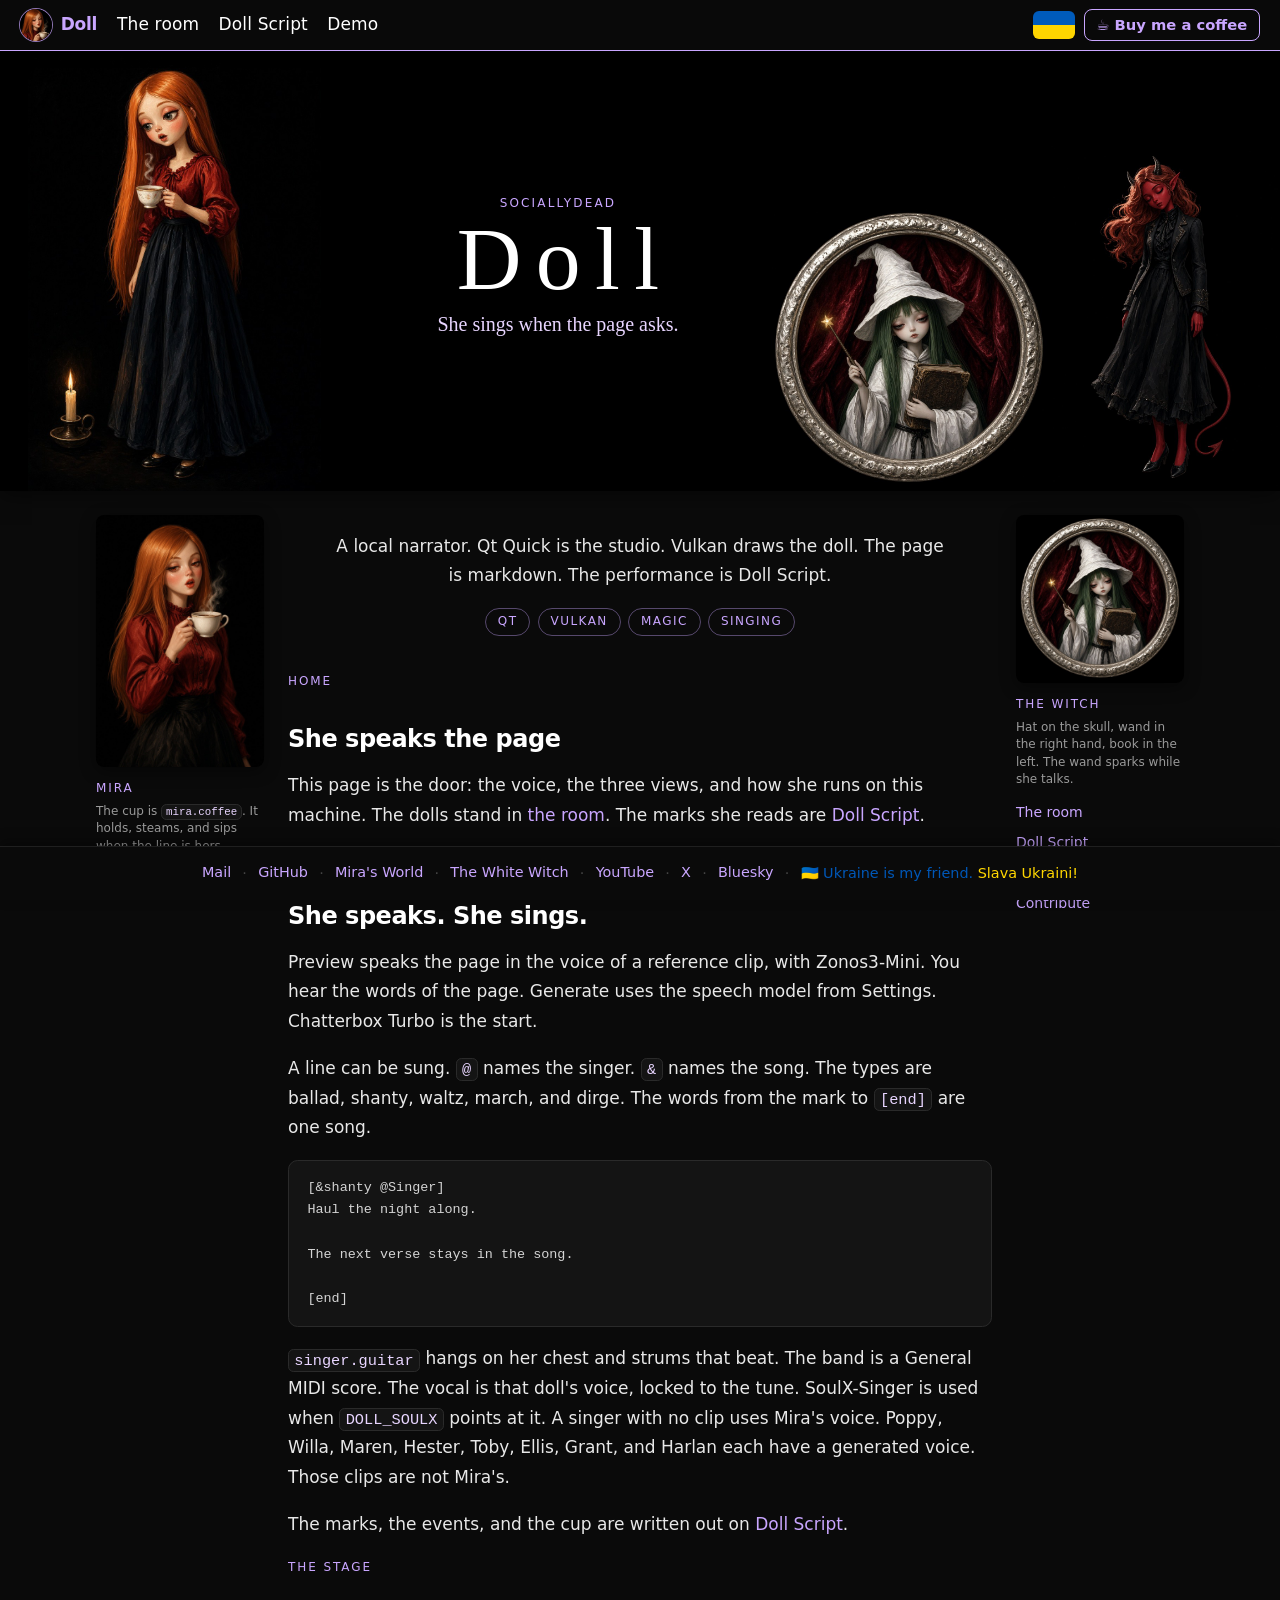
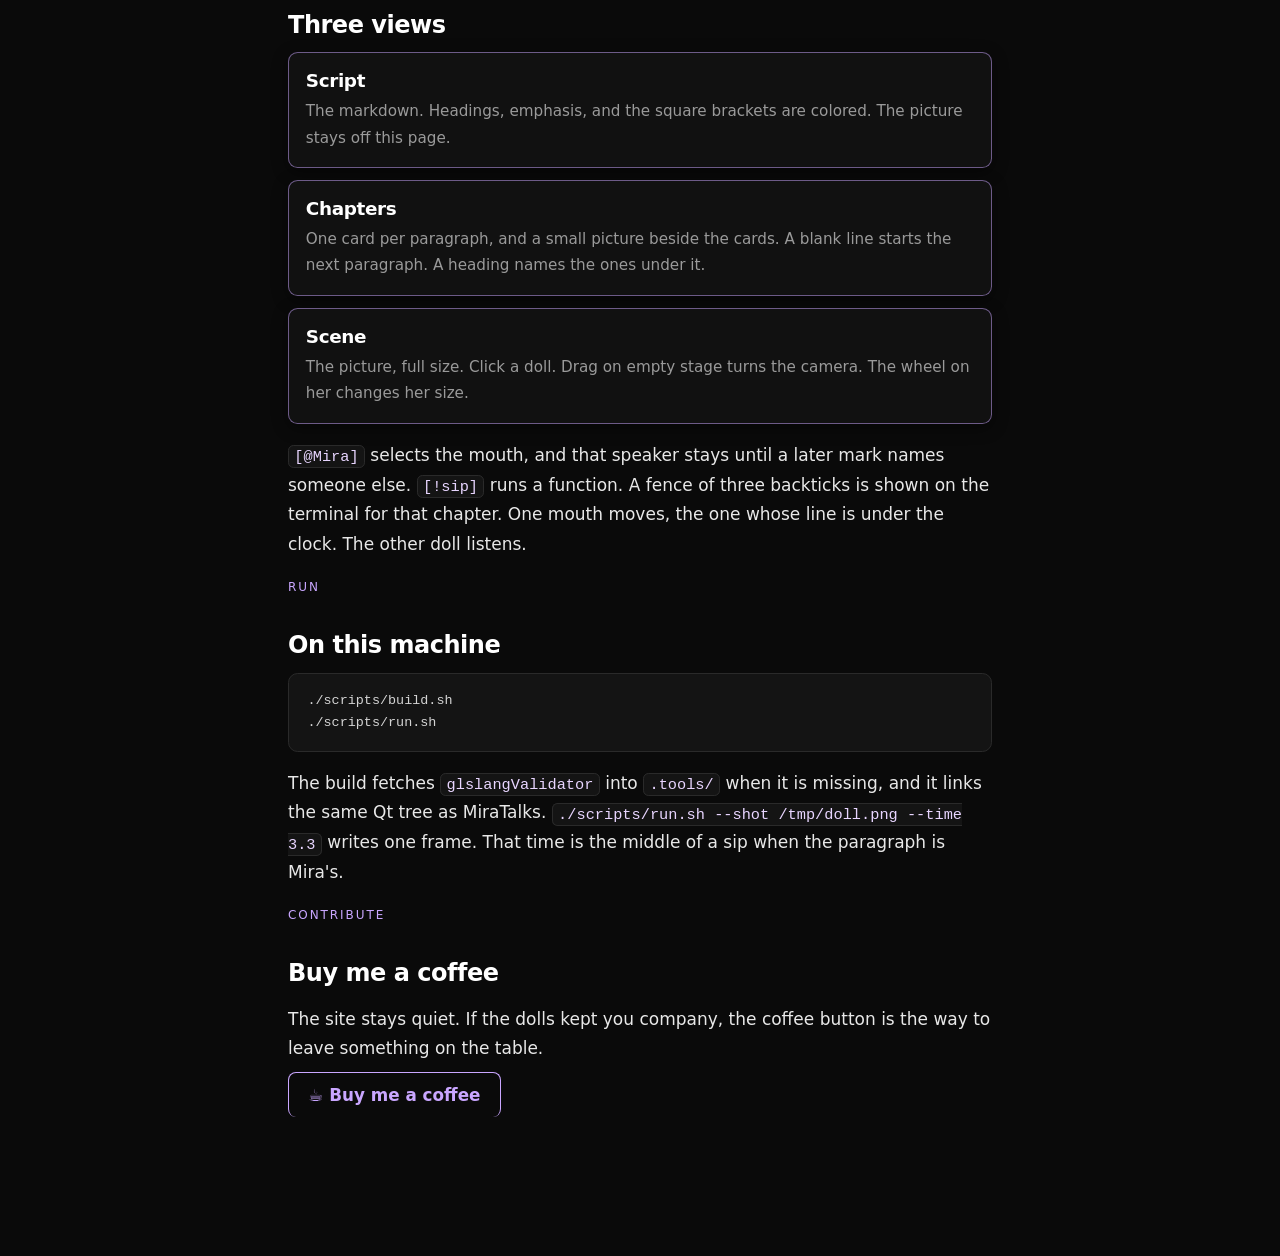
<file: index.html>
<!DOCTYPE html>
<html lang="en">
<head>
  <meta charset="utf-8">
  <meta name="viewport" content="width=device-width, initial-scale=1">
  <meta name="theme-color" content="#0a0a0a">
  <meta name="color-scheme" content="dark">
  <meta name="description" content="Doll is a local narrator. One skeleton, one skin, and Doll Script. She speaks the page, and she sings when the page asks.">
  <meta name="author" content="Mira">
  <meta name="keywords" content="Doll, Doll Script, MAGIC, narrator, Qt, Vulkan, singing, The White Witch, Mira">
  <link rel="canonical" href="https://doll.sociallydead.me/">
  <link rel="icon" href="/assets/icons/icon.svg" type="image/svg+xml">
  <link rel="icon" type="image/png" sizes="32x32" href="/assets/icons/favicon-32.png">
  <link rel="apple-touch-icon" href="/assets/icons/apple-touch-icon.png">
  <link rel="manifest" href="/manifest.webmanifest">
  <meta property="og:type" content="website">
  <meta property="og:site_name" content="Doll">
  <meta property="og:title" content="Doll — she sings when the page asks">
  <meta property="og:description" content="A local narrator. Qt Quick is the studio. Vulkan draws the doll. Doll Script is the performance.">
  <meta property="og:url" content="https://doll.sociallydead.me/">
  <meta property="og:image" content="https://doll.sociallydead.me/assets/images/og.jpg">
  <meta name="twitter:card" content="summary_large_image">
  <meta name="twitter:title" content="Doll — she sings when the page asks">
  <meta name="twitter:description" content="A local narrator. Qt Quick is the studio. Vulkan draws the doll. Doll Script is the performance.">
  <meta name="twitter:image" content="https://doll.sociallydead.me/assets/images/og.jpg">
  <title>Doll — she sings when the page asks</title>
  <link rel="stylesheet" href="/assets/css/site.css">
  <script type="application/ld+json">
  {
    "@context": "https://schema.org",
    "@graph": [
      {
        "@type": "WebSite",
        "name": "Doll",
        "url": "https://doll.sociallydead.me/",
        "description": "A local narrator. She speaks the page, and she sings when the page asks.",
        "inLanguage": "en"
      },
      {
        "@type": "SoftwareApplication",
        "name": "Doll",
        "applicationCategory": "MultimediaApplication",
        "operatingSystem": "Linux",
        "url": "https://doll.sociallydead.me/",
        "author": {
          "@type": "Person",
          "name": "Mira",
          "url": "https://miratechtm.sociallydead.me/"
        }
      }
    ]
  }
  </script>
</head>
<body>
  <a class="skip" href="#main">Skip to content</a>
  <header class="site-header">
    <nav class="site-nav" aria-label="Site">
      <a class="brand" href="/">
        <img src="/assets/images/avatar.jpg" alt="" width="512" height="512">
        Doll
      </a>
      <ul>
        <li><a href="/room/">The room</a></li>
        <li><a href="/script/">Doll Script</a></li>
        <li><a href="https://www.youtube.com/@MiraTechTM" target="_blank" rel="noopener noreferrer">Demo</a></li>
      </ul>
      <div class="nav-end">
        <a class="ua" href="https://thewhitewitchtm.sociallydead.me/ukraine/" aria-label="I support Ukraine"><span></span><span></span></a>
        <a class="coffee" href="https://www.paypal.com/ncp/payment/BVY3E2H2E2VWA" target="_blank" rel="noopener noreferrer">☕ Buy me a coffee</a>
      </div>
    </nav>
  </header>

  <section class="banner" aria-label="Doll. Mira with the cup, the witch in her ring, and the tiefling asleep.">
    <img class="banner-mira" src="/assets/images/mira-full.jpg" width="832" height="1248" alt="Mira, long orange hair, red blouse, black skirt, a steaming cup in her hand and a candle at her feet.">
    <div class="banner-mark">
      <p class="banner-kicker">sociallydead</p>
      <h1>Doll</h1>
      <p>She sings when the page asks.</p>
    </div>
    <div class="banner-cast">
      <img class="banner-witch" src="/assets/images/witch.jpg" width="1024" height="1024" alt="The witch, green hair, white hat and robe, wand and spellbook, inside a silver ring.">
      <img class="banner-tiefling" src="/assets/images/tiefling.jpg" width="832" height="1248" alt="The tiefling asleep, red skin, copper hair, small horns, a black dress, tail curled.">
    </div>
  </section>

  <div class="page-frame">
    <aside class="side-rail" aria-label="Mira">
      <div class="side-stick">
        <img src="/assets/images/mira.jpg" width="832" height="1248" alt="Mira, close, orange hair and a red blouse, singing over a cup of coffee.">
        <p class="rail-kicker">Mira</p>
        <p class="rail-text">The cup is <code>mira.coffee</code>. It holds, steams, and sips when the line is hers.</p>
      </div>
    </aside>

    <main id="main" class="content-area">
      <div class="intro">
        <p>A local narrator. Qt Quick is the studio. Vulkan draws the doll. The page is markdown. The performance is Doll Script.</p>
        <ul class="chips">
          <li>Qt</li>
          <li>Vulkan</li>
          <li>MAGIC</li>
          <li>Singing</li>
        </ul>
      </div>

      <section>
        <p class="kicker">Home</p>
        <h2>She speaks the page</h2>
        <p>This page is the door: the voice, the three views, and how she runs on this machine. The dolls stand in <a href="/room/">the room</a>. The marks she reads are <a href="/script/">Doll Script</a>.</p>
      </section>

      <section id="voice">
        <p class="kicker">The voice</p>
        <h2>She speaks. She sings.</h2>
        <p>Preview speaks the page in the voice of a reference clip, with Zonos3-Mini. You hear the words of the page. Generate uses the speech model from Settings. Chatterbox Turbo is the start.</p>
        <p>A line can be sung. <code>@</code> names the singer. <code>&amp;</code> names the song. The types are ballad, shanty, waltz, march, and dirge. The words from the mark to <code>[end]</code> are one song.</p>
        <pre><code>[&amp;shanty @Singer]
Haul the night along.

The next verse stays in the song.

[end]</code></pre>
        <p><code>singer.guitar</code> hangs on her chest and strums that beat. The band is a General MIDI score. The vocal is that doll's voice, locked to the tune. SoulX-Singer is used when <code>DOLL_SOULX</code> points at it. A singer with no clip uses Mira's voice. Poppy, Willa, Maren, Hester, Toby, Ellis, Grant, and Harlan each have a generated voice. Those clips are not Mira's.</p>
        <p>The marks, the events, and the cup are written out on <a href="/script/">Doll Script</a>.</p>
      </section>

      <section>
        <p class="kicker">The stage</p>
        <h2>Three views</h2>
        <ul class="steps">
          <li class="frame">
            <h3>Script</h3>
            <p>The markdown. Headings, emphasis, and the square brackets are colored. The picture stays off this page.</p>
          </li>
          <li class="frame">
            <h3>Chapters</h3>
            <p>One card per paragraph, and a small picture beside the cards. A blank line starts the next paragraph. A heading names the ones under it.</p>
          </li>
          <li class="frame">
            <h3>Scene</h3>
            <p>The picture, full size. Click a doll. Drag on empty stage turns the camera. The wheel on her changes her size.</p>
          </li>
        </ul>
        <p><code>[@Mira]</code> selects the mouth, and that speaker stays until a later mark names someone else. <code>[!sip]</code> runs a function. A fence of three backticks is shown on the terminal for that chapter. One mouth moves, the one whose line is under the clock. The other doll listens.</p>
      </section>

      <section>
        <p class="kicker">Run</p>
        <h2>On this machine</h2>
        <pre><code>./scripts/build.sh
./scripts/run.sh</code></pre>
        <p>The build fetches <code>glslangValidator</code> into <code>.tools/</code> when it is missing, and it links the same Qt tree as MiraTalks. <code>./scripts/run.sh --shot /tmp/doll.png --time 3.3</code> writes one frame. That time is the middle of a sip when the paragraph is Mira's.</p>
      </section>

      <section id="contribute">
        <p class="kicker">Contribute</p>
        <h2>Buy me a coffee</h2>
        <p>The site stays quiet. If the dolls kept you company, the coffee button is the way to leave something on the table.</p>
        <p>
          <a class="coffee coffee-large" href="https://www.paypal.com/ncp/payment/BVY3E2H2E2VWA" target="_blank" rel="noopener noreferrer">☕ Buy me a coffee</a>
        </p>
      </section>
    </main>

    <aside class="side-rail" aria-label="The witch">
      <div class="side-stick">
        <img src="/assets/images/witch.jpg" width="1024" height="1024" alt="The witch, sleepy, in a silver ring with a red curtain behind her.">
        <p class="rail-kicker">The witch</p>
        <p class="rail-text">Hat on the skull, wand in the right hand, book in the left. The wand sparks while she talks.</p>
        <ul class="rail-links">
          <li><a href="/room/">The room</a></li>
          <li><a href="/script/">Doll Script</a></li>
          <li><a href="#voice">Singing</a></li>
          <li><a href="#contribute">Contribute</a></li>
        </ul>
      </div>
    </aside>
  </div>

  <footer class="site-footer">
    <nav class="footer-links" aria-label="Footer">
      <a href="mailto:miratechtm@sociallydead.me">Mail</a>
      <span aria-hidden="true">·</span>
      <a href="https://github.com/TheWhiteWitchTM" target="_blank" rel="noopener noreferrer">GitHub</a>
      <span aria-hidden="true">·</span>
      <a href="https://miratechtm.sociallydead.me/" target="_blank" rel="noopener noreferrer">Mira's World</a>
      <span aria-hidden="true">·</span>
      <a href="https://thewhitewitchtm.sociallydead.me/" target="_blank" rel="noopener noreferrer">The White Witch</a>
      <span aria-hidden="true">·</span>
      <a href="https://youtube.com/@TheWhiteWitchTM" target="_blank" rel="noopener noreferrer">YouTube</a>
      <span aria-hidden="true">·</span>
      <a href="https://x.com/miratechtm" target="_blank" rel="noopener noreferrer">X</a>
      <span aria-hidden="true">·</span>
      <a href="https://bsky.app/profile/miratechtm.sociallydead.me" target="_blank" rel="noopener noreferrer">Bluesky</a>
      <span aria-hidden="true">·</span>
      <span class="ua-words"><span class="blue">🇺🇦 Ukraine is my friend.</span> <span class="gold">Slava Ukraini!</span></span>
    </nav>
  </footer>
</body>
</html>
</file>
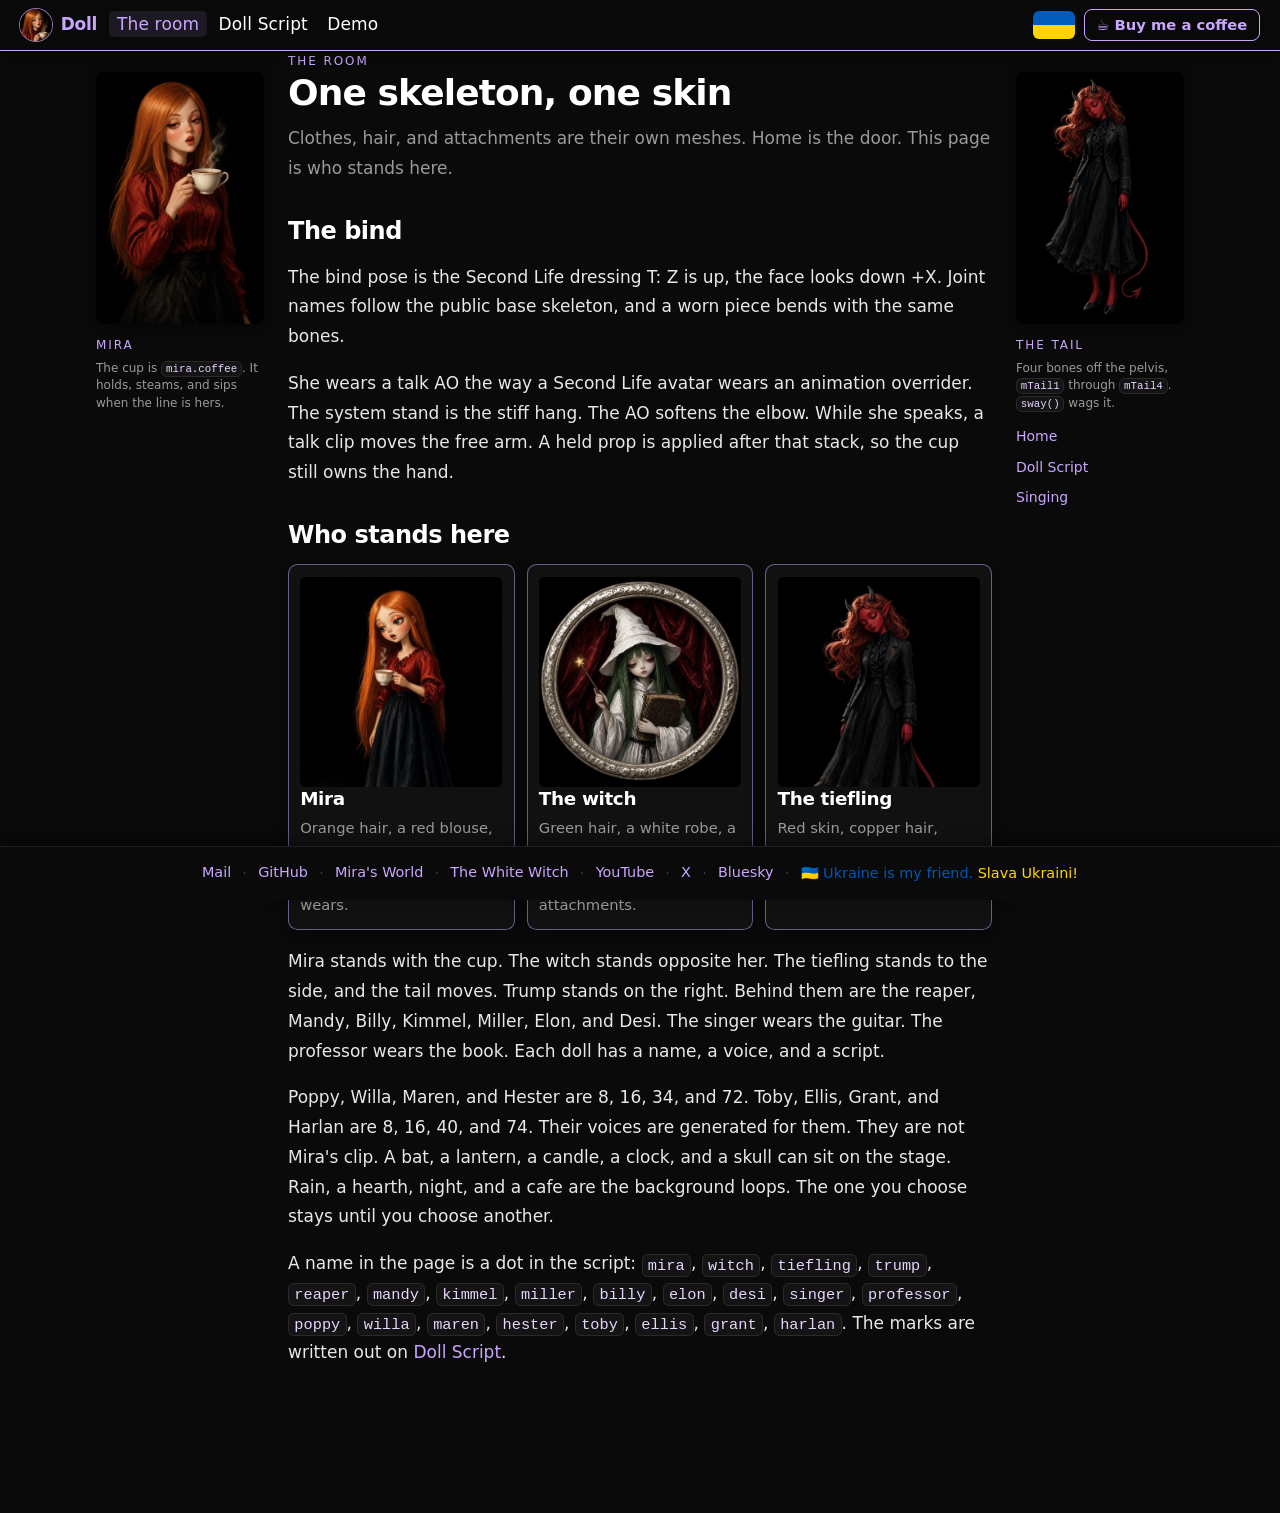
<file: room/index.html>
<!DOCTYPE html>
<html lang="en">
<head>
  <meta charset="utf-8">
  <meta name="viewport" content="width=device-width, initial-scale=1">
  <meta name="theme-color" content="#0a0a0a">
  <meta name="color-scheme" content="dark">
  <meta name="description" content="The room is one skeleton and one skin. Mira, the witch, the tiefling, and the company stand here.">
  <meta name="author" content="Mira">
  <link rel="canonical" href="https://doll.sociallydead.me/room/">
  <link rel="icon" href="/assets/icons/icon.svg" type="image/svg+xml">
  <link rel="icon" type="image/png" sizes="32x32" href="/assets/icons/favicon-32.png">
  <link rel="apple-touch-icon" href="/assets/icons/apple-touch-icon.png">
  <link rel="manifest" href="/manifest.webmanifest">
  <meta property="og:type" content="article">
  <meta property="og:site_name" content="Doll">
  <meta property="og:title" content="The room">
  <meta property="og:description" content="One skeleton, one skin. Mira, the witch, the tiefling, and the company.">
  <meta property="og:url" content="https://doll.sociallydead.me/room/">
  <meta property="og:image" content="https://doll.sociallydead.me/assets/images/og.jpg">
  <meta name="twitter:card" content="summary_large_image">
  <meta name="twitter:title" content="The room">
  <meta name="twitter:description" content="One skeleton, one skin. Mira, the witch, the tiefling, and the company.">
  <meta name="twitter:image" content="https://doll.sociallydead.me/assets/images/og.jpg">
  <title>The room — Doll</title>
  <link rel="stylesheet" href="/assets/css/site.css">
</head>
<body>
  <a class="skip" href="#main">Skip to content</a>
  <header class="site-header">
    <nav class="site-nav" aria-label="Site">
      <a class="brand" href="/">
        <img src="/assets/images/avatar.jpg" alt="" width="512" height="512">
        Doll
      </a>
      <ul>
        <li><a href="/room/" aria-current="page">The room</a></li>
        <li><a href="/script/">Doll Script</a></li>
        <li><a href="https://www.youtube.com/@MiraTechTM" target="_blank" rel="noopener noreferrer">Demo</a></li>
      </ul>
      <div class="nav-end">
        <a class="ua" href="https://thewhitewitchtm.sociallydead.me/ukraine/" aria-label="I support Ukraine"><span></span><span></span></a>
        <a class="coffee" href="https://www.paypal.com/ncp/payment/BVY3E2H2E2VWA" target="_blank" rel="noopener noreferrer">☕ Buy me a coffee</a>
      </div>
    </nav>
  </header>

  <div class="page-frame">
    <aside class="side-rail" aria-label="Mira">
      <div class="side-stick">
        <img src="/assets/images/mira.jpg" width="832" height="1248" alt="Mira, close, orange hair and a red blouse, singing over a cup of coffee.">
        <p class="rail-kicker">Mira</p>
        <p class="rail-text">The cup is <code>mira.coffee</code>. It holds, steams, and sips when the line is hers.</p>
      </div>
    </aside>

    <main id="main" class="content-area">
      <p class="kicker">The room</p>
      <h1>One skeleton, one skin</h1>
      <p class="lede">Clothes, hair, and attachments are their own meshes. Home is the door. This page is who stands here.</p>

      <section>
        <h2>The bind</h2>
        <p>The bind pose is the Second Life dressing T: Z is up, the face looks down +X. Joint names follow the public base skeleton, and a worn piece bends with the same bones.</p>
        <p>She wears a talk AO the way a Second Life avatar wears an animation overrider. The system stand is the stiff hang. The AO softens the elbow. While she speaks, a talk clip moves the free arm. A held prop is applied after that stack, so the cup still owns the hand.</p>
      </section>

      <section>
        <h2>Who stands here</h2>
        <ul class="cards">
          <li>
            <article class="frame">
              <img src="/assets/images/mira-full.jpg" alt="" width="832" height="1248">
              <h3>Mira</h3>
              <p>Orange hair, a red blouse, a black skirt. The coffee cup is the first thing she wears.</p>
            </article>
          </li>
          <li>
            <article class="frame">
              <img src="/assets/images/witch.jpg" alt="" width="1024" height="1024">
              <h3>The witch</h3>
              <p>Green hair, a white robe, a black belt. The hat, the wand, and the book are attachments.</p>
            </article>
          </li>
          <li>
            <article class="frame">
              <img src="/assets/images/tiefling.jpg" alt="" width="832" height="1248">
              <h3>The tiefling</h3>
              <p>Red skin, copper hair, horns, pointy ears, and a tail. <code>sway()</code> wags it.</p>
            </article>
          </li>
        </ul>
        <p>Mira stands with the cup. The witch stands opposite her. The tiefling stands to the side, and the tail moves. Trump stands on the right. Behind them are the reaper, Mandy, Billy, Kimmel, Miller, Elon, and Desi. The singer wears the guitar. The professor wears the book. Each doll has a name, a voice, and a script.</p>
        <p>Poppy, Willa, Maren, and Hester are 8, 16, 34, and 72. Toby, Ellis, Grant, and Harlan are 8, 16, 40, and 74. Their voices are generated for them. They are not Mira's clip. A bat, a lantern, a candle, a clock, and a skull can sit on the stage. Rain, a hearth, night, and a cafe are the background loops. The one you choose stays until you choose another.</p>
        <p>A name in the page is a dot in the script: <code>mira</code>, <code>witch</code>, <code>tiefling</code>, <code>trump</code>, <code>reaper</code>, <code>mandy</code>, <code>kimmel</code>, <code>miller</code>, <code>billy</code>, <code>elon</code>, <code>desi</code>, <code>singer</code>, <code>professor</code>, <code>poppy</code>, <code>willa</code>, <code>maren</code>, <code>hester</code>, <code>toby</code>, <code>ellis</code>, <code>grant</code>, <code>harlan</code>. The marks are written out on <a href="/script/">Doll Script</a>.</p>
      </section>
    </main>

    <aside class="side-rail" aria-label="The tiefling">
      <div class="side-stick">
        <img src="/assets/images/tiefling.jpg" width="832" height="1248" alt="The tiefling asleep, red skin, copper hair, small horns.">
        <p class="rail-kicker">The tail</p>
        <p class="rail-text">Four bones off the pelvis, <code>mTail1</code> through <code>mTail4</code>. <code>sway()</code> wags it.</p>
        <ul class="rail-links">
          <li><a href="/">Home</a></li>
          <li><a href="/script/">Doll Script</a></li>
          <li><a href="/#voice">Singing</a></li>
        </ul>
      </div>
    </aside>
  </div>

  <footer class="site-footer">
    <nav class="footer-links" aria-label="Footer">
      <a href="mailto:miratechtm@sociallydead.me">Mail</a>
      <span aria-hidden="true">·</span>
      <a href="https://github.com/TheWhiteWitchTM" target="_blank" rel="noopener noreferrer">GitHub</a>
      <span aria-hidden="true">·</span>
      <a href="https://miratechtm.sociallydead.me/" target="_blank" rel="noopener noreferrer">Mira's World</a>
      <span aria-hidden="true">·</span>
      <a href="https://thewhitewitchtm.sociallydead.me/" target="_blank" rel="noopener noreferrer">The White Witch</a>
      <span aria-hidden="true">·</span>
      <a href="https://youtube.com/@TheWhiteWitchTM" target="_blank" rel="noopener noreferrer">YouTube</a>
      <span aria-hidden="true">·</span>
      <a href="https://x.com/miratechtm" target="_blank" rel="noopener noreferrer">X</a>
      <span aria-hidden="true">·</span>
      <a href="https://bsky.app/profile/miratechtm.sociallydead.me" target="_blank" rel="noopener noreferrer">Bluesky</a>
      <span aria-hidden="true">·</span>
      <span class="ua-words"><span class="blue">🇺🇦 Ukraine is my friend.</span> <span class="gold">Slava Ukraini!</span></span>
    </nav>
  </footer>
</body>
</html>
</file>
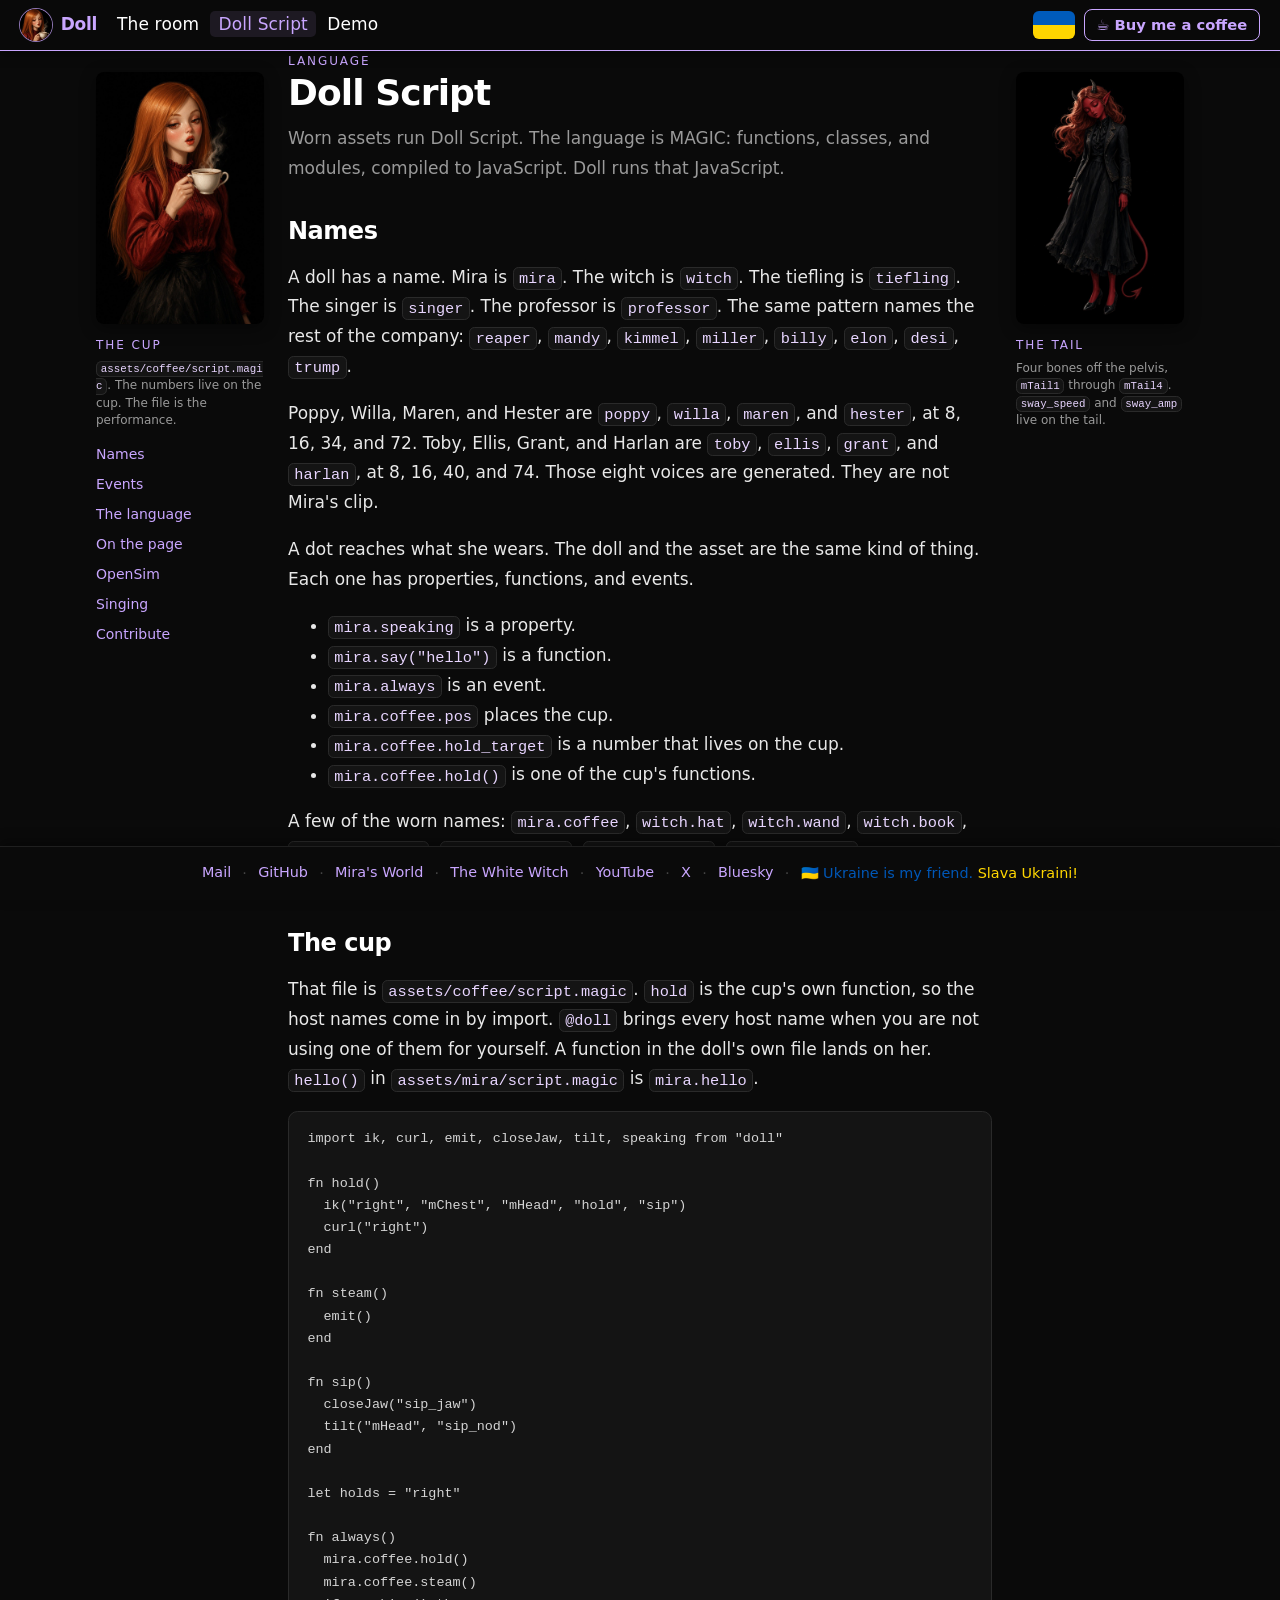
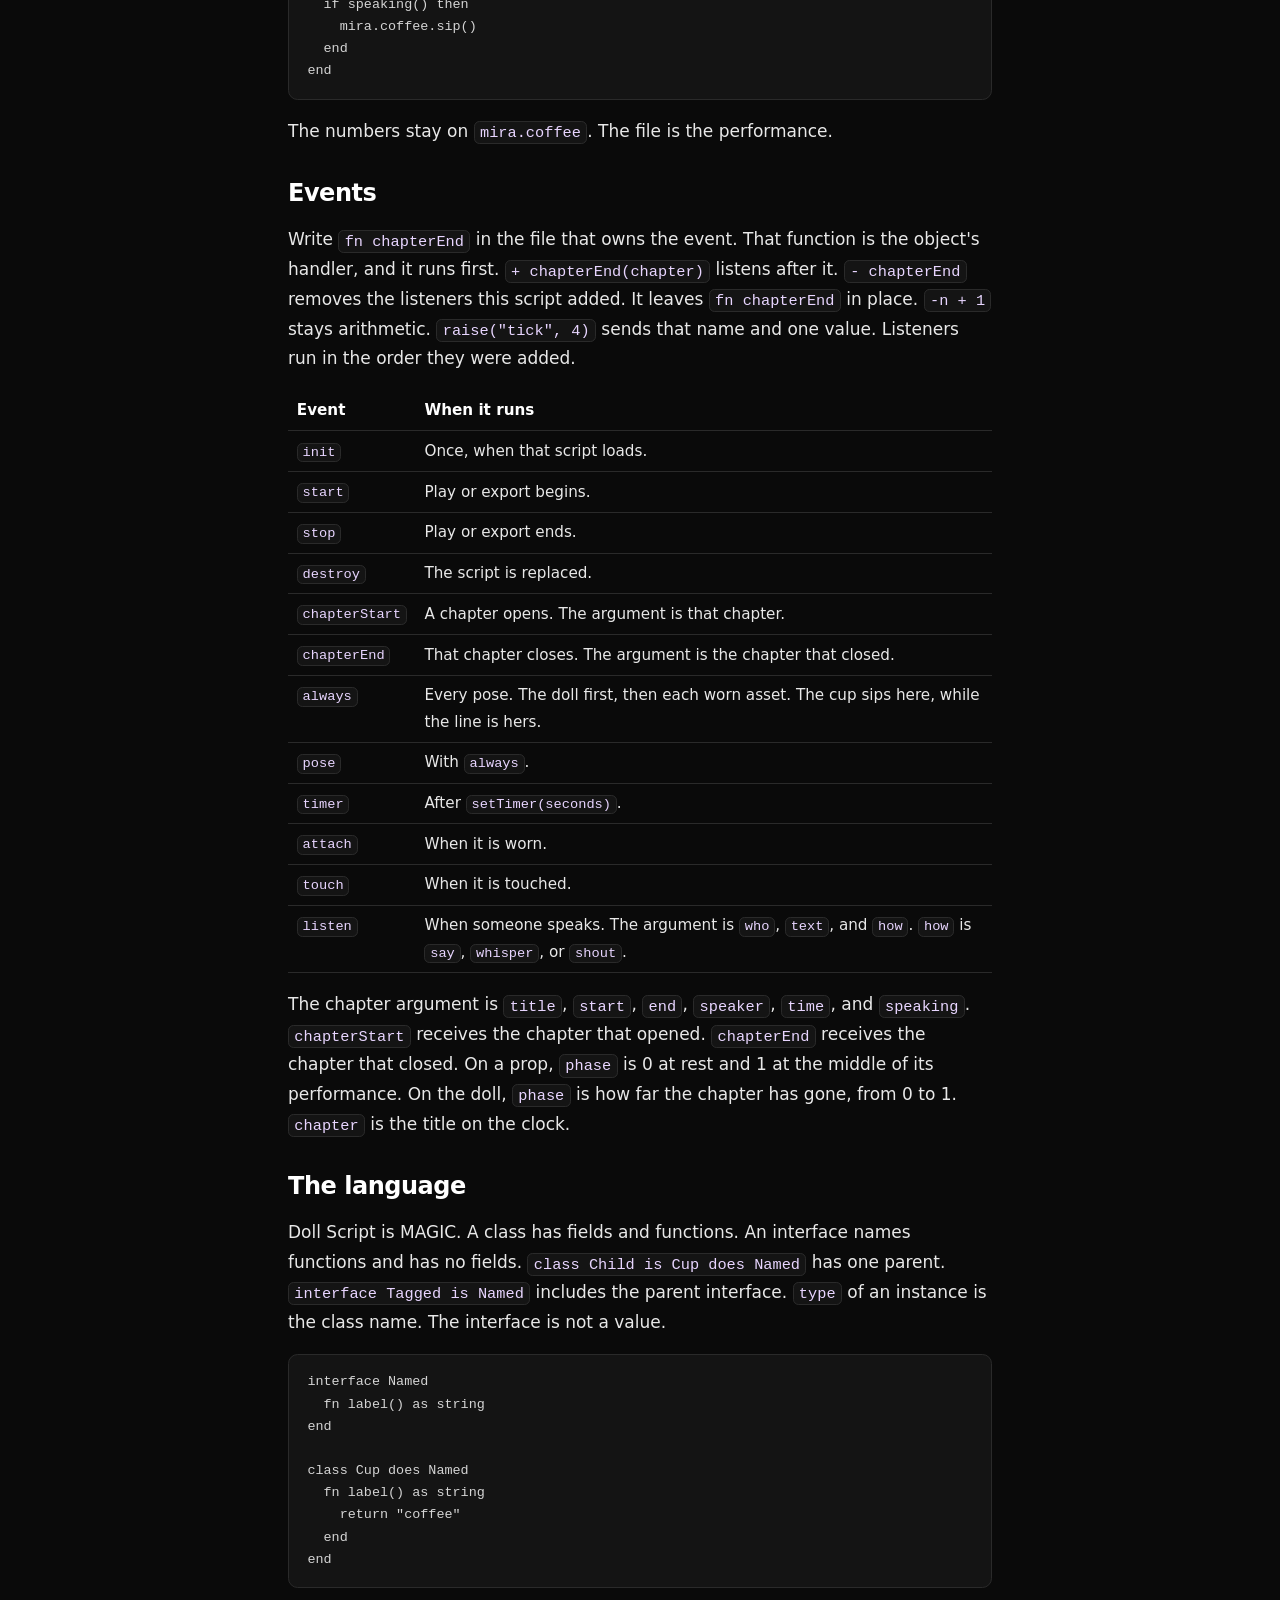
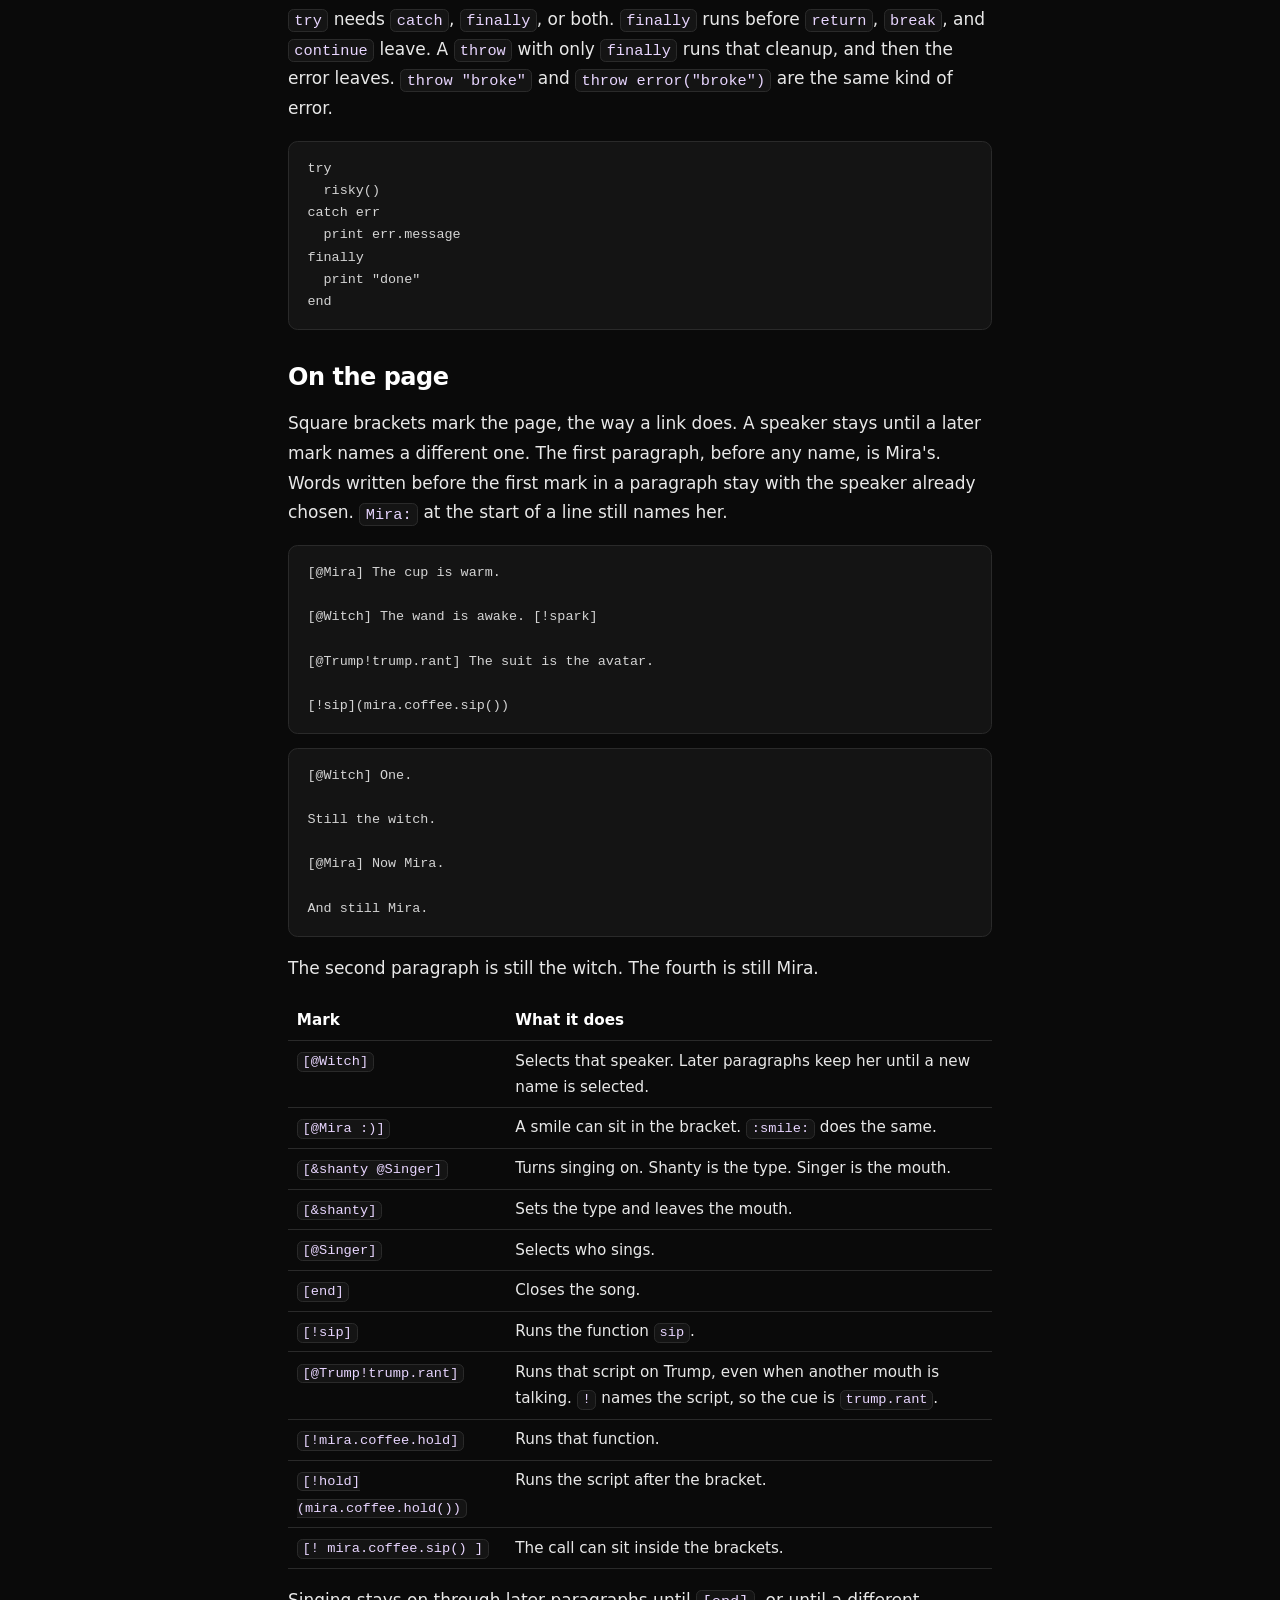
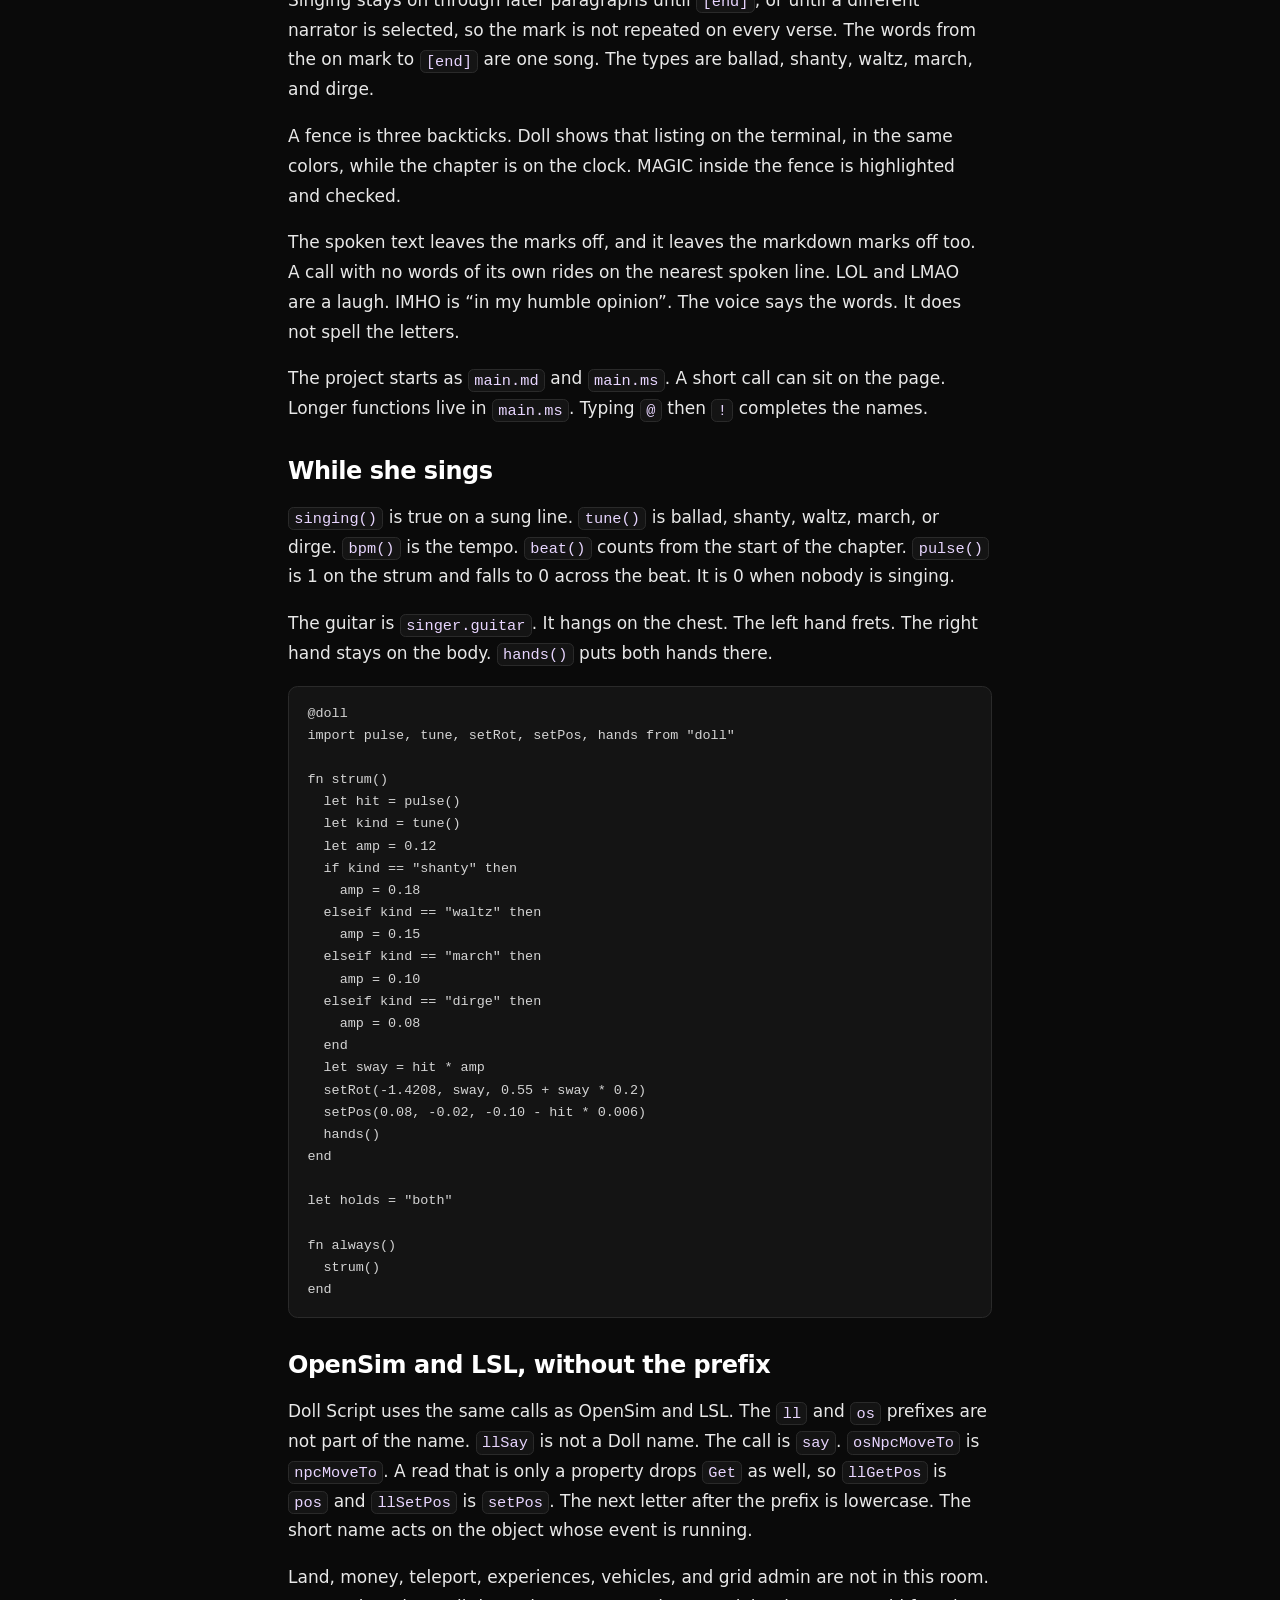
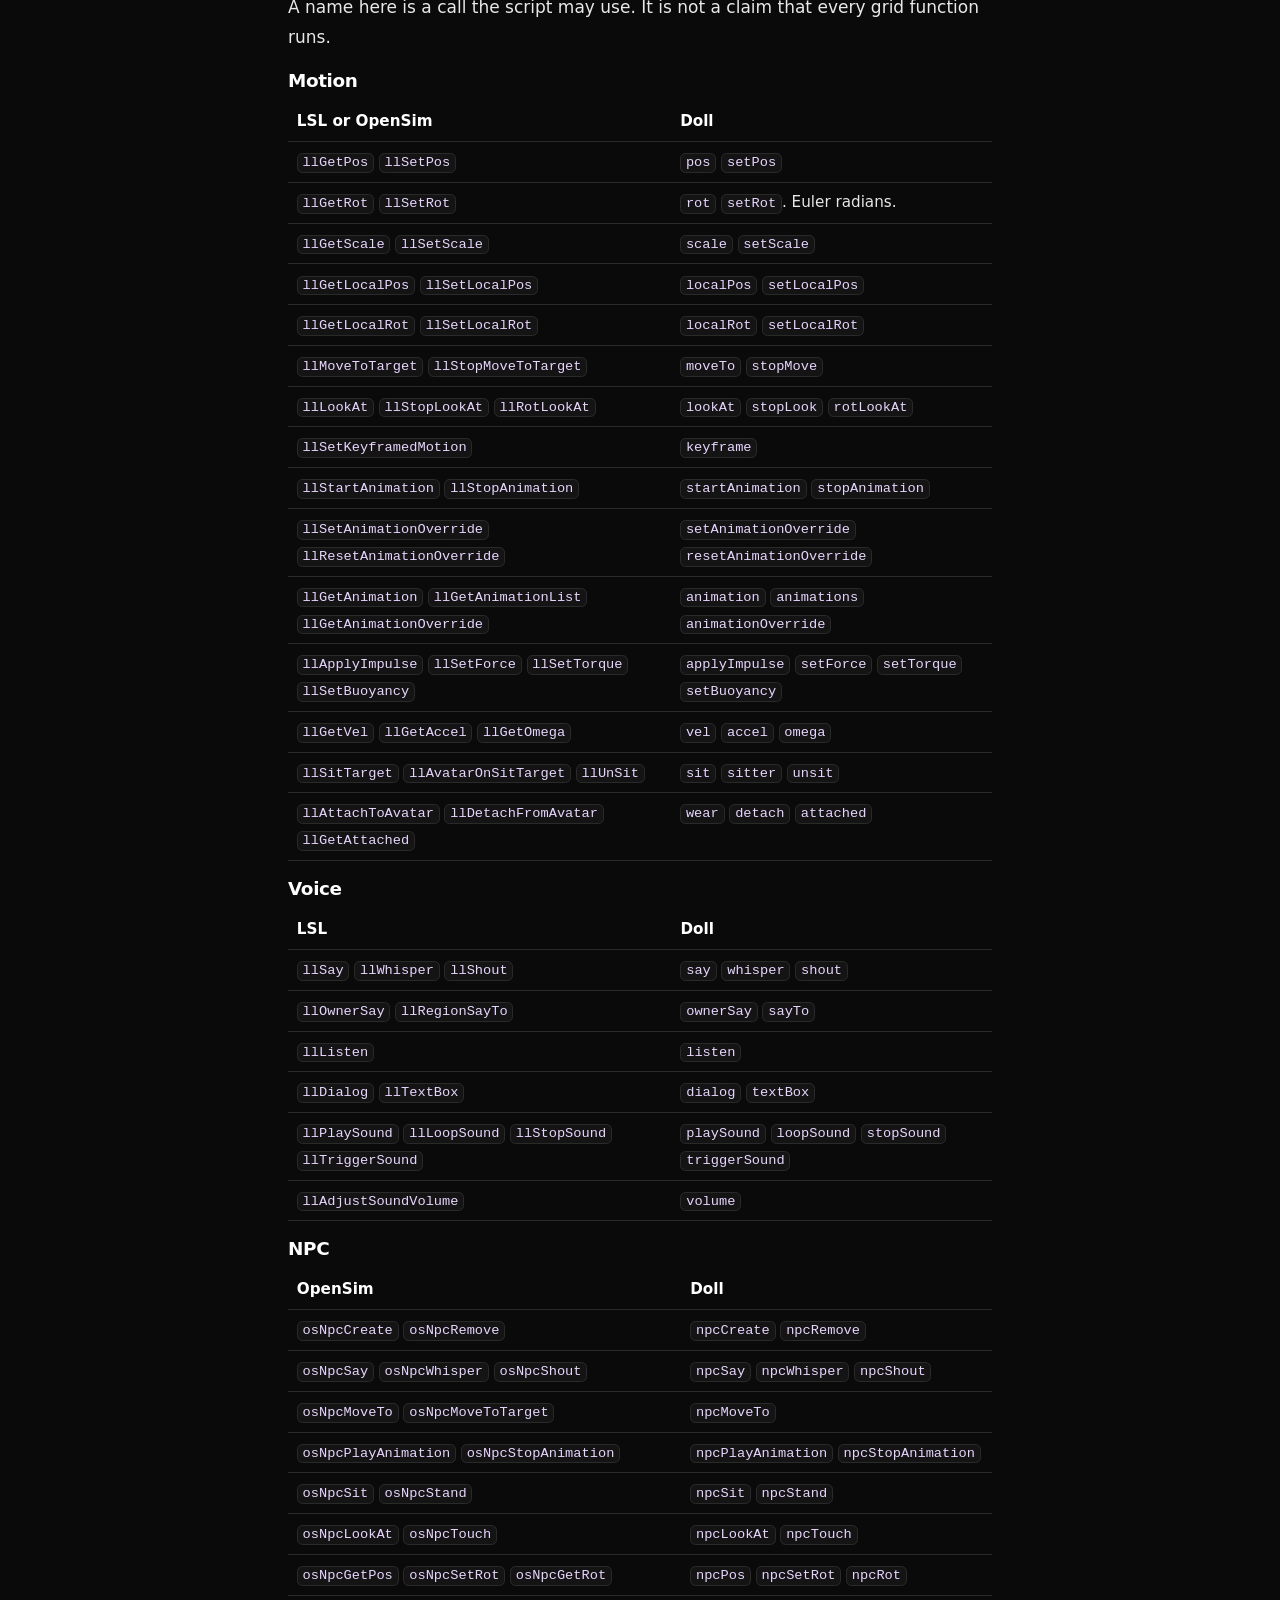
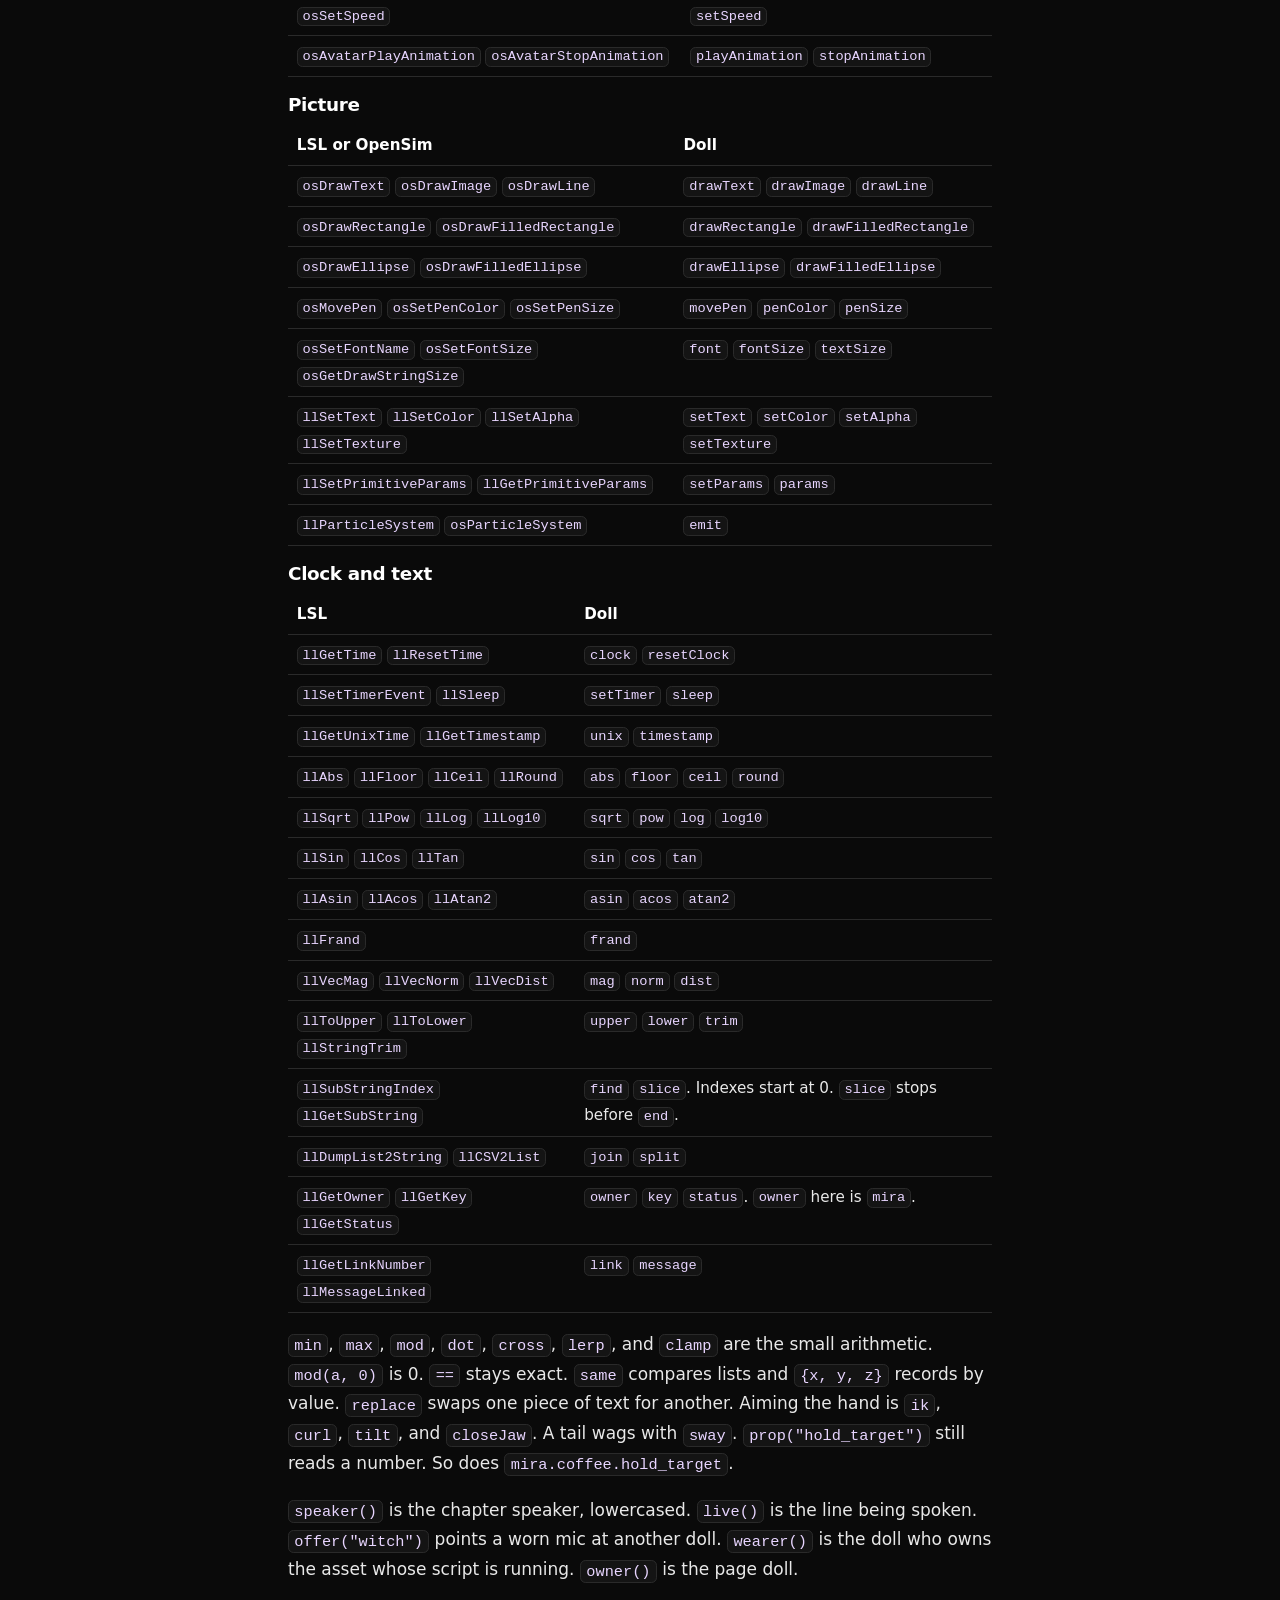
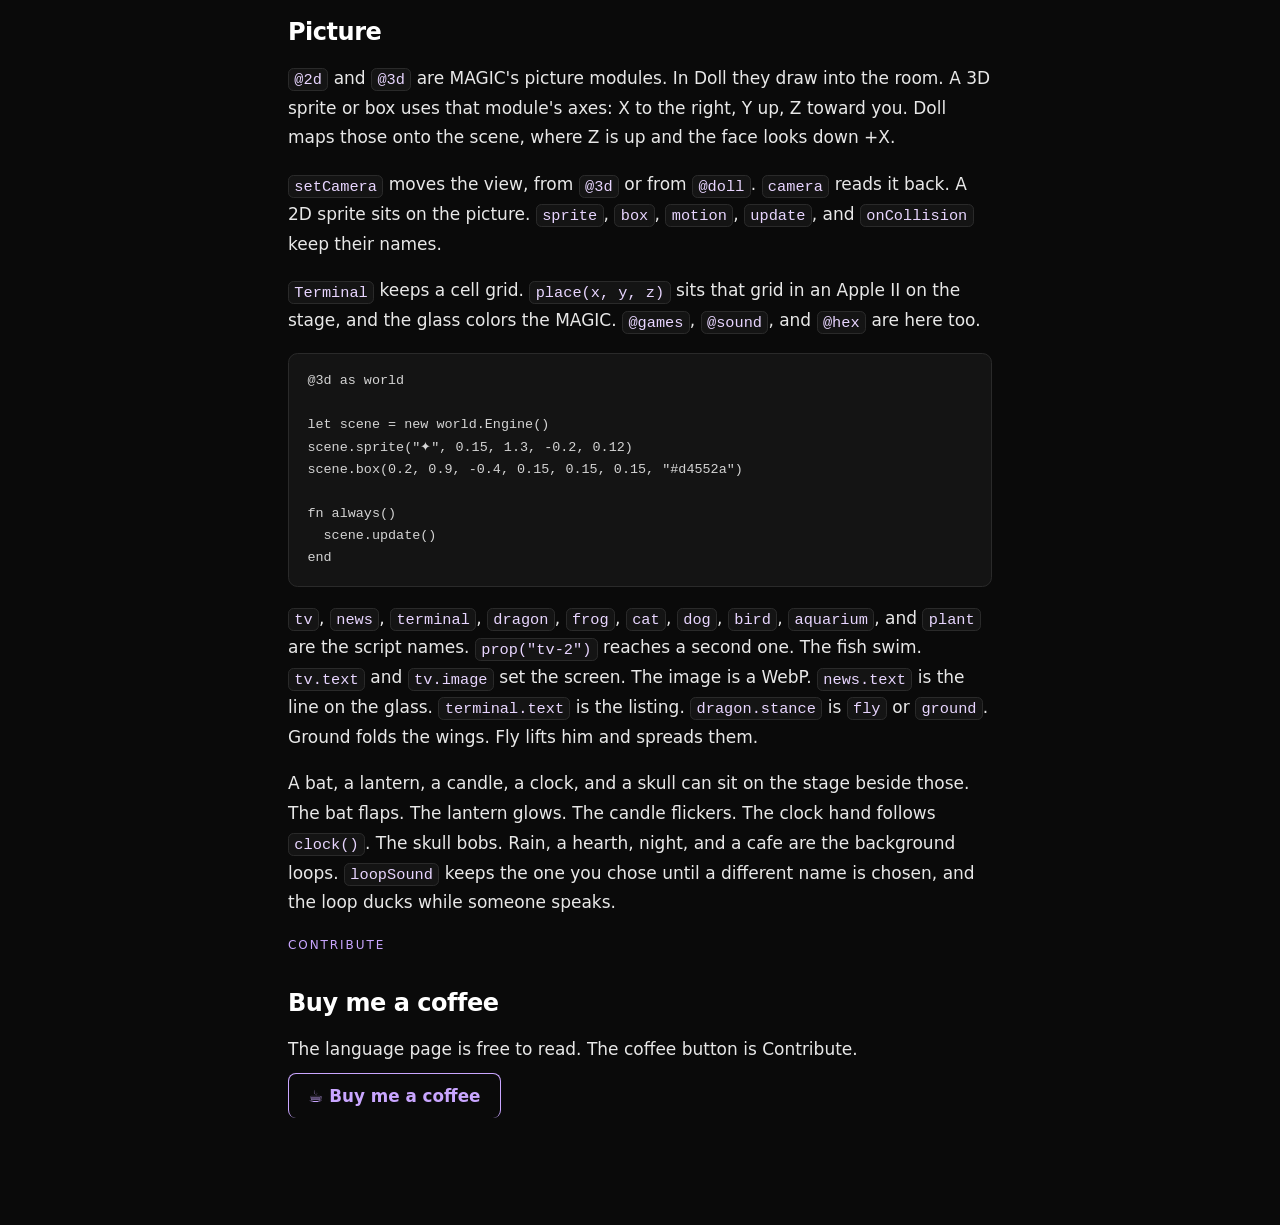
<file: script/index.html>
<!DOCTYPE html>
<html lang="en">
<head>
  <meta charset="utf-8">
  <meta name="viewport" content="width=device-width, initial-scale=1">
  <meta name="theme-color" content="#0a0a0a">
  <meta name="color-scheme" content="dark">
  <meta name="description" content="Doll Script is MAGIC. Names, events, classes, and the cup that sips while the line is hers.">
  <meta name="author" content="Mira">
  <link rel="canonical" href="https://doll.sociallydead.me/script/">
  <link rel="icon" href="/assets/icons/icon.svg" type="image/svg+xml">
  <link rel="icon" type="image/png" sizes="32x32" href="/assets/icons/favicon-32.png">
  <link rel="apple-touch-icon" href="/assets/icons/apple-touch-icon.png">
  <link rel="manifest" href="/manifest.webmanifest">
  <meta property="og:type" content="article">
  <meta property="og:site_name" content="Doll">
  <meta property="og:title" content="Doll Script">
  <meta property="og:description" content="Doll Script is MAGIC. Names, events, classes, and the cup that sips while the line is hers.">
  <meta property="og:url" content="https://doll.sociallydead.me/script/">
  <meta property="og:image" content="https://doll.sociallydead.me/assets/images/og.jpg">
  <meta name="twitter:card" content="summary_large_image">
  <meta name="twitter:title" content="Doll Script">
  <meta name="twitter:description" content="Names, events, classes, and the cup that sips while the line is hers.">
  <meta name="twitter:image" content="https://doll.sociallydead.me/assets/images/og.jpg">
  <title>Doll Script</title>
  <link rel="stylesheet" href="/assets/css/site.css">
</head>
<body>
  <a class="skip" href="#main">Skip to content</a>
  <header class="site-header">
    <nav class="site-nav" aria-label="Site">
      <a class="brand" href="/">
        <img src="/assets/images/avatar.jpg" alt="" width="512" height="512">
        Doll
      </a>
      <ul>
        <li><a href="/room/">The room</a></li>
        <li><a href="/script/" aria-current="page">Doll Script</a></li>
        <li><a href="https://www.youtube.com/@MiraTechTM" target="_blank" rel="noopener noreferrer">Demo</a></li>
      </ul>
      <div class="nav-end">
        <a class="ua" href="https://thewhitewitchtm.sociallydead.me/ukraine/" aria-label="I support Ukraine"><span></span><span></span></a>
        <a class="coffee" href="https://www.paypal.com/ncp/payment/BVY3E2H2E2VWA" target="_blank" rel="noopener noreferrer">☕ Buy me a coffee</a>
      </div>
    </nav>
  </header>

  <div class="page-frame">
    <aside class="side-rail" aria-label="Mira">
      <div class="side-stick">
        <img src="/assets/images/mira.jpg" width="832" height="1248" alt="Mira, close, orange hair and a red blouse, singing over a cup of coffee.">
        <p class="rail-kicker">The cup</p>
        <p class="rail-text"><code>assets/coffee/script.magic</code>. The numbers live on the cup. The file is the performance.</p>
        <ul class="rail-links">
          <li><a href="#names">Names</a></li>
          <li><a href="#events">Events</a></li>
          <li><a href="#language">The language</a></li>
          <li><a href="#page">On the page</a></li>
          <li><a href="#lsl">OpenSim</a></li>
          <li><a href="#singing">Singing</a></li>
          <li><a href="/#contribute">Contribute</a></li>
        </ul>
      </div>
    </aside>

    <main id="main" class="content-area">
      <p class="kicker">Language</p>
      <h1>Doll Script</h1>
      <p class="lede">Worn assets run Doll Script. The language is MAGIC: functions, classes, and modules, compiled to JavaScript. Doll runs that JavaScript.</p>

      <section id="names">
        <h2>Names</h2>
        <p>A doll has a name. Mira is <code>mira</code>. The witch is <code>witch</code>. The tiefling is <code>tiefling</code>. The singer is <code>singer</code>. The professor is <code>professor</code>. The same pattern names the rest of the company: <code>reaper</code>, <code>mandy</code>, <code>kimmel</code>, <code>miller</code>, <code>billy</code>, <code>elon</code>, <code>desi</code>, <code>trump</code>.</p>
        <p>Poppy, Willa, Maren, and Hester are <code>poppy</code>, <code>willa</code>, <code>maren</code>, and <code>hester</code>, at 8, 16, 34, and 72. Toby, Ellis, Grant, and Harlan are <code>toby</code>, <code>ellis</code>, <code>grant</code>, and <code>harlan</code>, at 8, 16, 40, and 74. Those eight voices are generated. They are not Mira's clip.</p>
        <p>A dot reaches what she wears. The doll and the asset are the same kind of thing. Each one has properties, functions, and events.</p>
        <ul>
          <li><code>mira.speaking</code> is a property.</li>
          <li><code>mira.say("hello")</code> is a function.</li>
          <li><code>mira.always</code> is an event.</li>
          <li><code>mira.coffee.pos</code> places the cup.</li>
          <li><code>mira.coffee.hold_target</code> is a number that lives on the cup.</li>
          <li><code>mira.coffee.hold()</code> is one of the cup's functions.</li>
        </ul>
        <p>A few of the worn names: <code>mira.coffee</code>, <code>witch.hat</code>, <code>witch.wand</code>, <code>witch.book</code>, <code>tiefling.horns</code>, <code>tiefling.ears</code>, <code>tiefling.tail</code>, <code>reaper.scythe</code>, <code>mandy.flower</code>, <code>miller.fangs</code>, <code>desi.mic</code>, <code>singer.guitar</code>, <code>professor.book</code>.</p>
      </section>

      <section id="cup">
        <h2>The cup</h2>
        <p>That file is <code>assets/coffee/script.magic</code>. <code>hold</code> is the cup's own function, so the host names come in by import. <code>@doll</code> brings every host name when you are not using one of them for yourself. A function in the doll's own file lands on her. <code>hello()</code> in <code>assets/mira/script.magic</code> is <code>mira.hello</code>.</p>
        <pre><code>import ik, curl, emit, closeJaw, tilt, speaking from "doll"

fn hold()
  ik("right", "mChest", "mHead", "hold", "sip")
  curl("right")
end

fn steam()
  emit()
end

fn sip()
  closeJaw("sip_jaw")
  tilt("mHead", "sip_nod")
end

let holds = "right"

fn always()
  mira.coffee.hold()
  mira.coffee.steam()
  if speaking() then
    mira.coffee.sip()
  end
end</code></pre>
        <p>The numbers stay on <code>mira.coffee</code>. The file is the performance.</p>
      </section>

      <section id="events">
        <h2>Events</h2>
        <p>Write <code>fn chapterEnd</code> in the file that owns the event. That function is the object's handler, and it runs first. <code>+ chapterEnd(chapter)</code> listens after it. <code>- chapterEnd</code> removes the listeners this script added. It leaves <code>fn chapterEnd</code> in place. <code>-n + 1</code> stays arithmetic. <code>raise("tick", 4)</code> sends that name and one value. Listeners run in the order they were added.</p>
        <table>
          <thead>
            <tr><th>Event</th><th>When it runs</th></tr>
          </thead>
          <tbody>
            <tr><td><code>init</code></td><td>Once, when that script loads.</td></tr>
            <tr><td><code>start</code></td><td>Play or export begins.</td></tr>
            <tr><td><code>stop</code></td><td>Play or export ends.</td></tr>
            <tr><td><code>destroy</code></td><td>The script is replaced.</td></tr>
            <tr><td><code>chapterStart</code></td><td>A chapter opens. The argument is that chapter.</td></tr>
            <tr><td><code>chapterEnd</code></td><td>That chapter closes. The argument is the chapter that closed.</td></tr>
            <tr><td><code>always</code></td><td>Every pose. The doll first, then each worn asset. The cup sips here, while the line is hers.</td></tr>
            <tr><td><code>pose</code></td><td>With <code>always</code>.</td></tr>
            <tr><td><code>timer</code></td><td>After <code>setTimer(seconds)</code>.</td></tr>
            <tr><td><code>attach</code></td><td>When it is worn.</td></tr>
            <tr><td><code>touch</code></td><td>When it is touched.</td></tr>
            <tr><td><code>listen</code></td><td>When someone speaks. The argument is <code>who</code>, <code>text</code>, and <code>how</code>. <code>how</code> is <code>say</code>, <code>whisper</code>, or <code>shout</code>.</td></tr>
          </tbody>
        </table>
        <p>The chapter argument is <code>title</code>, <code>start</code>, <code>end</code>, <code>speaker</code>, <code>time</code>, and <code>speaking</code>. <code>chapterStart</code> receives the chapter that opened. <code>chapterEnd</code> receives the chapter that closed. On a prop, <code>phase</code> is 0 at rest and 1 at the middle of its performance. On the doll, <code>phase</code> is how far the chapter has gone, from 0 to 1. <code>chapter</code> is the title on the clock.</p>
      </section>

      <section id="language">
        <h2>The language</h2>
        <p>Doll Script is MAGIC. A class has fields and functions. An interface names functions and has no fields. <code>class Child is Cup does Named</code> has one parent. <code>interface Tagged is Named</code> includes the parent interface. <code>type</code> of an instance is the class name. The interface is not a value.</p>
        <pre><code>interface Named
  fn label() as string
end

class Cup does Named
  fn label() as string
    return "coffee"
  end
end</code></pre>
        <p><code>try</code> needs <code>catch</code>, <code>finally</code>, or both. <code>finally</code> runs before <code>return</code>, <code>break</code>, and <code>continue</code> leave. A <code>throw</code> with only <code>finally</code> runs that cleanup, and then the error leaves. <code>throw "broke"</code> and <code>throw error("broke")</code> are the same kind of error.</p>
        <pre><code>try
  risky()
catch err
  print err.message
finally
  print "done"
end</code></pre>
      </section>

      <section id="page">
        <h2>On the page</h2>
        <p>Square brackets mark the page, the way a link does. A speaker stays until a later mark names a different one. The first paragraph, before any name, is Mira's. Words written before the first mark in a paragraph stay with the speaker already chosen. <code>Mira:</code> at the start of a line still names her.</p>
        <pre><code>[@Mira] The cup is warm.

[@Witch] The wand is awake. [!spark]

[@Trump!trump.rant] The suit is the avatar.

[!sip](mira.coffee.sip())</code></pre>
        <pre><code>[@Witch] One.

Still the witch.

[@Mira] Now Mira.

And still Mira.</code></pre>
        <p>The second paragraph is still the witch. The fourth is still Mira.</p>
        <table>
          <thead>
            <tr><th>Mark</th><th>What it does</th></tr>
          </thead>
          <tbody>
            <tr><td><code>[@Witch]</code></td><td>Selects that speaker. Later paragraphs keep her until a new name is selected.</td></tr>
            <tr><td><code>[@Mira :)]</code></td><td>A smile can sit in the bracket. <code>:smile:</code> does the same.</td></tr>
            <tr><td><code>[&amp;shanty @Singer]</code></td><td>Turns singing on. Shanty is the type. Singer is the mouth.</td></tr>
            <tr><td><code>[&amp;shanty]</code></td><td>Sets the type and leaves the mouth.</td></tr>
            <tr><td><code>[@Singer]</code></td><td>Selects who sings.</td></tr>
            <tr><td><code>[end]</code></td><td>Closes the song.</td></tr>
            <tr><td><code>[!sip]</code></td><td>Runs the function <code>sip</code>.</td></tr>
            <tr><td><code>[@Trump!trump.rant]</code></td><td>Runs that script on Trump, even when another mouth is talking. <code>!</code> names the script, so the cue is <code>trump.rant</code>.</td></tr>
            <tr><td><code>[!mira.coffee.hold]</code></td><td>Runs that function.</td></tr>
            <tr><td><code>[!hold](mira.coffee.hold())</code></td><td>Runs the script after the bracket.</td></tr>
            <tr><td><code>[! mira.coffee.sip() ]</code></td><td>The call can sit inside the brackets.</td></tr>
          </tbody>
        </table>
        <p>Singing stays on through later paragraphs until <code>[end]</code>, or until a different narrator is selected, so the mark is not repeated on every verse. The words from the on mark to <code>[end]</code> are one song. The types are ballad, shanty, waltz, march, and dirge.</p>
        <p>A fence is three backticks. Doll shows that listing on the terminal, in the same colors, while the chapter is on the clock. MAGIC inside the fence is highlighted and checked.</p>
        <p>The spoken text leaves the marks off, and it leaves the markdown marks off too. A call with no words of its own rides on the nearest spoken line. LOL and LMAO are a laugh. IMHO is “in my humble opinion”. The voice says the words. It does not spell the letters.</p>
        <p>The project starts as <code>main.md</code> and <code>main.ms</code>. A short call can sit on the page. Longer functions live in <code>main.ms</code>. Typing <code>@</code> then <code>!</code> completes the names.</p>
      </section>

      <section id="singing">
        <h2>While she sings</h2>
        <p><code>singing()</code> is true on a sung line. <code>tune()</code> is ballad, shanty, waltz, march, or dirge. <code>bpm()</code> is the tempo. <code>beat()</code> counts from the start of the chapter. <code>pulse()</code> is 1 on the strum and falls to 0 across the beat. It is 0 when nobody is singing.</p>
        <p>The guitar is <code>singer.guitar</code>. It hangs on the chest. The left hand frets. The right hand stays on the body. <code>hands()</code> puts both hands there.</p>
        <pre><code>@doll
import pulse, tune, setRot, setPos, hands from "doll"

fn strum()
  let hit = pulse()
  let kind = tune()
  let amp = 0.12
  if kind == "shanty" then
    amp = 0.18
  elseif kind == "waltz" then
    amp = 0.15
  elseif kind == "march" then
    amp = 0.10
  elseif kind == "dirge" then
    amp = 0.08
  end
  let sway = hit * amp
  setRot(-1.4208, sway, 0.55 + sway * 0.2)
  setPos(0.08, -0.02, -0.10 - hit * 0.006)
  hands()
end

let holds = "both"

fn always()
  strum()
end</code></pre>
      </section>

      <section id="lsl">
        <h2>OpenSim and LSL, without the prefix</h2>
        <p>Doll Script uses the same calls as OpenSim and LSL. The <code>ll</code> and <code>os</code> prefixes are not part of the name. <code>llSay</code> is not a Doll name. The call is <code>say</code>. <code>osNpcMoveTo</code> is <code>npcMoveTo</code>. A read that is only a property drops <code>Get</code> as well, so <code>llGetPos</code> is <code>pos</code> and <code>llSetPos</code> is <code>setPos</code>. The next letter after the prefix is lowercase. The short name acts on the object whose event is running.</p>
        <p>Land, money, teleport, experiences, vehicles, and grid admin are not in this room. A name here is a call the script may use. It is not a claim that every grid function runs.</p>
        <h3>Motion</h3>
        <table>
          <thead>
            <tr><th>LSL or OpenSim</th><th>Doll</th></tr>
          </thead>
          <tbody>
            <tr><td><code>llGetPos</code> <code>llSetPos</code></td><td><code>pos</code> <code>setPos</code></td></tr>
            <tr><td><code>llGetRot</code> <code>llSetRot</code></td><td><code>rot</code> <code>setRot</code>. Euler radians.</td></tr>
            <tr><td><code>llGetScale</code> <code>llSetScale</code></td><td><code>scale</code> <code>setScale</code></td></tr>
            <tr><td><code>llGetLocalPos</code> <code>llSetLocalPos</code></td><td><code>localPos</code> <code>setLocalPos</code></td></tr>
            <tr><td><code>llGetLocalRot</code> <code>llSetLocalRot</code></td><td><code>localRot</code> <code>setLocalRot</code></td></tr>
            <tr><td><code>llMoveToTarget</code> <code>llStopMoveToTarget</code></td><td><code>moveTo</code> <code>stopMove</code></td></tr>
            <tr><td><code>llLookAt</code> <code>llStopLookAt</code> <code>llRotLookAt</code></td><td><code>lookAt</code> <code>stopLook</code> <code>rotLookAt</code></td></tr>
            <tr><td><code>llSetKeyframedMotion</code></td><td><code>keyframe</code></td></tr>
            <tr><td><code>llStartAnimation</code> <code>llStopAnimation</code></td><td><code>startAnimation</code> <code>stopAnimation</code></td></tr>
            <tr><td><code>llSetAnimationOverride</code> <code>llResetAnimationOverride</code></td><td><code>setAnimationOverride</code> <code>resetAnimationOverride</code></td></tr>
            <tr><td><code>llGetAnimation</code> <code>llGetAnimationList</code> <code>llGetAnimationOverride</code></td><td><code>animation</code> <code>animations</code> <code>animationOverride</code></td></tr>
            <tr><td><code>llApplyImpulse</code> <code>llSetForce</code> <code>llSetTorque</code> <code>llSetBuoyancy</code></td><td><code>applyImpulse</code> <code>setForce</code> <code>setTorque</code> <code>setBuoyancy</code></td></tr>
            <tr><td><code>llGetVel</code> <code>llGetAccel</code> <code>llGetOmega</code></td><td><code>vel</code> <code>accel</code> <code>omega</code></td></tr>
            <tr><td><code>llSitTarget</code> <code>llAvatarOnSitTarget</code> <code>llUnSit</code></td><td><code>sit</code> <code>sitter</code> <code>unsit</code></td></tr>
            <tr><td><code>llAttachToAvatar</code> <code>llDetachFromAvatar</code> <code>llGetAttached</code></td><td><code>wear</code> <code>detach</code> <code>attached</code></td></tr>
          </tbody>
        </table>
        <h3>Voice</h3>
        <table>
          <thead>
            <tr><th>LSL</th><th>Doll</th></tr>
          </thead>
          <tbody>
            <tr><td><code>llSay</code> <code>llWhisper</code> <code>llShout</code></td><td><code>say</code> <code>whisper</code> <code>shout</code></td></tr>
            <tr><td><code>llOwnerSay</code> <code>llRegionSayTo</code></td><td><code>ownerSay</code> <code>sayTo</code></td></tr>
            <tr><td><code>llListen</code></td><td><code>listen</code></td></tr>
            <tr><td><code>llDialog</code> <code>llTextBox</code></td><td><code>dialog</code> <code>textBox</code></td></tr>
            <tr><td><code>llPlaySound</code> <code>llLoopSound</code> <code>llStopSound</code> <code>llTriggerSound</code></td><td><code>playSound</code> <code>loopSound</code> <code>stopSound</code> <code>triggerSound</code></td></tr>
            <tr><td><code>llAdjustSoundVolume</code></td><td><code>volume</code></td></tr>
          </tbody>
        </table>
        <h3>NPC</h3>
        <table>
          <thead>
            <tr><th>OpenSim</th><th>Doll</th></tr>
          </thead>
          <tbody>
            <tr><td><code>osNpcCreate</code> <code>osNpcRemove</code></td><td><code>npcCreate</code> <code>npcRemove</code></td></tr>
            <tr><td><code>osNpcSay</code> <code>osNpcWhisper</code> <code>osNpcShout</code></td><td><code>npcSay</code> <code>npcWhisper</code> <code>npcShout</code></td></tr>
            <tr><td><code>osNpcMoveTo</code> <code>osNpcMoveToTarget</code></td><td><code>npcMoveTo</code></td></tr>
            <tr><td><code>osNpcPlayAnimation</code> <code>osNpcStopAnimation</code></td><td><code>npcPlayAnimation</code> <code>npcStopAnimation</code></td></tr>
            <tr><td><code>osNpcSit</code> <code>osNpcStand</code></td><td><code>npcSit</code> <code>npcStand</code></td></tr>
            <tr><td><code>osNpcLookAt</code> <code>osNpcTouch</code></td><td><code>npcLookAt</code> <code>npcTouch</code></td></tr>
            <tr><td><code>osNpcGetPos</code> <code>osNpcSetRot</code> <code>osNpcGetRot</code></td><td><code>npcPos</code> <code>npcSetRot</code> <code>npcRot</code></td></tr>
            <tr><td><code>osSetSpeed</code></td><td><code>setSpeed</code></td></tr>
            <tr><td><code>osAvatarPlayAnimation</code> <code>osAvatarStopAnimation</code></td><td><code>playAnimation</code> <code>stopAnimation</code></td></tr>
          </tbody>
        </table>
        <h3>Picture</h3>
        <table>
          <thead>
            <tr><th>LSL or OpenSim</th><th>Doll</th></tr>
          </thead>
          <tbody>
            <tr><td><code>osDrawText</code> <code>osDrawImage</code> <code>osDrawLine</code></td><td><code>drawText</code> <code>drawImage</code> <code>drawLine</code></td></tr>
            <tr><td><code>osDrawRectangle</code> <code>osDrawFilledRectangle</code></td><td><code>drawRectangle</code> <code>drawFilledRectangle</code></td></tr>
            <tr><td><code>osDrawEllipse</code> <code>osDrawFilledEllipse</code></td><td><code>drawEllipse</code> <code>drawFilledEllipse</code></td></tr>
            <tr><td><code>osMovePen</code> <code>osSetPenColor</code> <code>osSetPenSize</code></td><td><code>movePen</code> <code>penColor</code> <code>penSize</code></td></tr>
            <tr><td><code>osSetFontName</code> <code>osSetFontSize</code> <code>osGetDrawStringSize</code></td><td><code>font</code> <code>fontSize</code> <code>textSize</code></td></tr>
            <tr><td><code>llSetText</code> <code>llSetColor</code> <code>llSetAlpha</code> <code>llSetTexture</code></td><td><code>setText</code> <code>setColor</code> <code>setAlpha</code> <code>setTexture</code></td></tr>
            <tr><td><code>llSetPrimitiveParams</code> <code>llGetPrimitiveParams</code></td><td><code>setParams</code> <code>params</code></td></tr>
            <tr><td><code>llParticleSystem</code> <code>osParticleSystem</code></td><td><code>emit</code></td></tr>
          </tbody>
        </table>
        <h3>Clock and text</h3>
        <table>
          <thead>
            <tr><th>LSL</th><th>Doll</th></tr>
          </thead>
          <tbody>
            <tr><td><code>llGetTime</code> <code>llResetTime</code></td><td><code>clock</code> <code>resetClock</code></td></tr>
            <tr><td><code>llSetTimerEvent</code> <code>llSleep</code></td><td><code>setTimer</code> <code>sleep</code></td></tr>
            <tr><td><code>llGetUnixTime</code> <code>llGetTimestamp</code></td><td><code>unix</code> <code>timestamp</code></td></tr>
            <tr><td><code>llAbs</code> <code>llFloor</code> <code>llCeil</code> <code>llRound</code></td><td><code>abs</code> <code>floor</code> <code>ceil</code> <code>round</code></td></tr>
            <tr><td><code>llSqrt</code> <code>llPow</code> <code>llLog</code> <code>llLog10</code></td><td><code>sqrt</code> <code>pow</code> <code>log</code> <code>log10</code></td></tr>
            <tr><td><code>llSin</code> <code>llCos</code> <code>llTan</code></td><td><code>sin</code> <code>cos</code> <code>tan</code></td></tr>
            <tr><td><code>llAsin</code> <code>llAcos</code> <code>llAtan2</code></td><td><code>asin</code> <code>acos</code> <code>atan2</code></td></tr>
            <tr><td><code>llFrand</code></td><td><code>frand</code></td></tr>
            <tr><td><code>llVecMag</code> <code>llVecNorm</code> <code>llVecDist</code></td><td><code>mag</code> <code>norm</code> <code>dist</code></td></tr>
            <tr><td><code>llToUpper</code> <code>llToLower</code> <code>llStringTrim</code></td><td><code>upper</code> <code>lower</code> <code>trim</code></td></tr>
            <tr><td><code>llSubStringIndex</code> <code>llGetSubString</code></td><td><code>find</code> <code>slice</code>. Indexes start at 0. <code>slice</code> stops before <code>end</code>.</td></tr>
            <tr><td><code>llDumpList2String</code> <code>llCSV2List</code></td><td><code>join</code> <code>split</code></td></tr>
            <tr><td><code>llGetOwner</code> <code>llGetKey</code> <code>llGetStatus</code></td><td><code>owner</code> <code>key</code> <code>status</code>. <code>owner</code> here is <code>mira</code>.</td></tr>
            <tr><td><code>llGetLinkNumber</code> <code>llMessageLinked</code></td><td><code>link</code> <code>message</code></td></tr>
          </tbody>
        </table>
        <p><code>min</code>, <code>max</code>, <code>mod</code>, <code>dot</code>, <code>cross</code>, <code>lerp</code>, and <code>clamp</code> are the small arithmetic. <code>mod(a, 0)</code> is 0. <code>==</code> stays exact. <code>same</code> compares lists and <code>{x, y, z}</code> records by value. <code>replace</code> swaps one piece of text for another. Aiming the hand is <code>ik</code>, <code>curl</code>, <code>tilt</code>, and <code>closeJaw</code>. A tail wags with <code>sway</code>. <code>prop("hold_target")</code> still reads a number. So does <code>mira.coffee.hold_target</code>.</p>
        <p><code>speaker()</code> is the chapter speaker, lowercased. <code>live()</code> is the line being spoken. <code>offer("witch")</code> points a worn mic at another doll. <code>wearer()</code> is the doll who owns the asset whose script is running. <code>owner()</code> is the page doll.</p>
      </section>

      <section id="picture">
        <h2>Picture</h2>
        <p><code>@2d</code> and <code>@3d</code> are MAGIC's picture modules. In Doll they draw into the room. A 3D sprite or box uses that module's axes: X to the right, Y up, Z toward you. Doll maps those onto the scene, where Z is up and the face looks down +X.</p>
        <p><code>setCamera</code> moves the view, from <code>@3d</code> or from <code>@doll</code>. <code>camera</code> reads it back. A 2D sprite sits on the picture. <code>sprite</code>, <code>box</code>, <code>motion</code>, <code>update</code>, and <code>onCollision</code> keep their names.</p>
        <p><code>Terminal</code> keeps a cell grid. <code>place(x, y, z)</code> sits that grid in an Apple II on the stage, and the glass colors the MAGIC. <code>@games</code>, <code>@sound</code>, and <code>@hex</code> are here too.</p>
        <pre><code>@3d as world

let scene = new world.Engine()
scene.sprite("✦", 0.15, 1.3, -0.2, 0.12)
scene.box(0.2, 0.9, -0.4, 0.15, 0.15, 0.15, "#d4552a")

fn always()
  scene.update()
end</code></pre>
        <p><code>tv</code>, <code>news</code>, <code>terminal</code>, <code>dragon</code>, <code>frog</code>, <code>cat</code>, <code>dog</code>, <code>bird</code>, <code>aquarium</code>, and <code>plant</code> are the script names. <code>prop("tv-2")</code> reaches a second one. The fish swim. <code>tv.text</code> and <code>tv.image</code> set the screen. The image is a WebP. <code>news.text</code> is the line on the glass. <code>terminal.text</code> is the listing. <code>dragon.stance</code> is <code>fly</code> or <code>ground</code>. Ground folds the wings. Fly lifts him and spreads them.</p>
        <p>A bat, a lantern, a candle, a clock, and a skull can sit on the stage beside those. The bat flaps. The lantern glows. The candle flickers. The clock hand follows <code>clock()</code>. The skull bobs. Rain, a hearth, night, and a cafe are the background loops. <code>loopSound</code> keeps the one you chose until a different name is chosen, and the loop ducks while someone speaks.</p>
      </section>

      <section id="contribute">
        <p class="kicker">Contribute</p>
        <h2>Buy me a coffee</h2>
        <p>The language page is free to read. The coffee button is Contribute.</p>
        <p>
          <a class="coffee coffee-large" href="https://www.paypal.com/ncp/payment/BVY3E2H2E2VWA" target="_blank" rel="noopener noreferrer">☕ Buy me a coffee</a>
        </p>
      </section>
    </main>

    <aside class="side-rail" aria-label="The tiefling">
      <div class="side-stick">
        <img src="/assets/images/tiefling.jpg" width="832" height="1248" alt="The tiefling asleep, red skin, copper hair, small horns.">
        <p class="rail-kicker">The tail</p>
        <p class="rail-text">Four bones off the pelvis, <code>mTail1</code> through <code>mTail4</code>. <code>sway_speed</code> and <code>sway_amp</code> live on the tail.</p>
      </div>
    </aside>
  </div>

  <footer class="site-footer">
    <nav class="footer-links" aria-label="Footer">
      <a href="mailto:miratechtm@sociallydead.me">Mail</a>
      <span aria-hidden="true">·</span>
      <a href="https://github.com/TheWhiteWitchTM" target="_blank" rel="noopener noreferrer">GitHub</a>
      <span aria-hidden="true">·</span>
      <a href="https://miratechtm.sociallydead.me/" target="_blank" rel="noopener noreferrer">Mira's World</a>
      <span aria-hidden="true">·</span>
      <a href="https://thewhitewitchtm.sociallydead.me/" target="_blank" rel="noopener noreferrer">The White Witch</a>
      <span aria-hidden="true">·</span>
      <a href="https://youtube.com/@TheWhiteWitchTM" target="_blank" rel="noopener noreferrer">YouTube</a>
      <span aria-hidden="true">·</span>
      <a href="https://x.com/miratechtm" target="_blank" rel="noopener noreferrer">X</a>
      <span aria-hidden="true">·</span>
      <a href="https://bsky.app/profile/miratechtm.sociallydead.me" target="_blank" rel="noopener noreferrer">Bluesky</a>
      <span aria-hidden="true">·</span>
      <span class="ua-words"><span class="blue">🇺🇦 Ukraine is my friend.</span> <span class="gold">Slava Ukraini!</span></span>
    </nav>
  </footer>
</body>
</html>
</file>
<file: assets/css/site.css>
:root {
  --ink: #0a0a0a;
  --paper: #e8e8e8;
  --muted: #9a9a9a;
  --line: #2a2a2a;
  --accent: #c9a6ff;
  --accent-2: #e8d5ff;
  --panel: #111111;
  --panel-2: #161616;
  --font: ui-sans-serif, system-ui, -apple-system, "Segoe UI", "Noto Sans", Helvetica, Arial, sans-serif;
  --mono: ui-monospace, "Cascadia Code", "SF Mono", Menlo, Consolas, monospace;
  --display: "Palatino Linotype", Palatino, "Book Antiqua", Georgia, "Liberation Serif", serif;
}

* { box-sizing: border-box; }

html {
  scroll-padding-top: 4.5rem;
  scroll-padding-bottom: 6.5rem;
}

body {
  margin: 0;
  min-height: 100vh;
  background: var(--ink);
  color: var(--paper);
  font-family: var(--font);
  font-size: 1.0625rem;
  line-height: 1.75;
  -webkit-font-smoothing: antialiased;
}

img { max-width: 100%; height: auto; }

a { color: inherit; }

:focus-visible {
  outline: 2px solid var(--accent);
  outline-offset: 2px;
}

.skip {
  position: absolute;
  left: 0.75rem;
  top: 0.75rem;
  z-index: 80;
  padding: 0.4rem 0.7rem;
  background: var(--accent);
  color: var(--ink);
  text-decoration: none;
  transform: translateY(-150%);
}

.skip:focus { transform: none; }

.site-header {
  position: sticky;
  top: 0;
  z-index: 40;
  background: rgba(10, 10, 10, 0.95);
  border-bottom: 1.5px solid var(--accent);
  box-shadow: 0 2px 10px rgba(0, 0, 0, 0.5);
  backdrop-filter: blur(10px);
}

.site-nav {
  max-width: 1400px;
  margin: 0 auto;
  padding: 0.35rem 1.25rem;
  display: flex;
  align-items: center;
  gap: 0.75rem;
  min-height: 3.1rem;
}

.brand {
  display: flex;
  align-items: center;
  gap: 0.55rem;
  color: var(--accent);
  font-weight: 600;
  letter-spacing: -0.02em;
  text-decoration: none;
  flex: none;
}

.brand img {
  width: 32px;
  height: 32px;
  border-radius: 50%;
  object-fit: cover;
  object-position: center 18%;
  box-shadow: 0 0 0 1px rgba(201, 166, 255, 0.7);
}

.site-nav ul {
  list-style: none;
  display: flex;
  align-items: center;
  gap: 0.2rem;
  margin: 0;
  padding: 0;
  min-width: 0;
}

.site-nav ul a {
  color: #fff;
  text-decoration: none;
  font-weight: 500;
  letter-spacing: 0.01em;
  padding: 0.2rem 0.5rem;
  border-radius: 5px;
}

.site-nav ul a:hover,
.site-nav ul a[aria-current="page"] {
  color: var(--accent);
  background: rgba(201, 166, 255, 0.1);
}

.nav-end {
  margin-left: auto;
  display: flex;
  align-items: center;
  gap: 0.55rem;
  flex: none;
}

.ua {
  display: block;
  width: 42px;
  height: 28px;
  border-radius: 6px;
  overflow: hidden;
  box-shadow: inset 0 0 0 1px rgba(8, 20, 40, 0.45);
  flex: none;
}

.ua span { display: block; height: 50%; }
.ua span:first-child { background: #005bbb; }
.ua span:last-child { background: #ffd500; }
.ua:hover { filter: brightness(1.06); }

a.coffee {
  color: var(--accent);
  font-weight: 600;
  padding: 0.35em 0.8em;
  border: 1px solid var(--accent);
  border-radius: 8px;
  font-size: 0.92rem;
  line-height: 1.3;
  white-space: nowrap;
  text-decoration: none;
  background: transparent;
}

a.coffee:hover { background: rgba(201, 166, 255, 0.13); }

a.coffee-large {
  font-size: 1.05rem;
  padding: 0.7em 1.15em;
}

.banner {
  display: grid;
  grid-template-columns: minmax(150px, 0.85fr) minmax(200px, 1fr) minmax(240px, 1.25fr);
  align-items: end;
  gap: 0.25rem;
  background: #000;
  margin: 0 0 1.5rem;
  box-shadow: 0 4px 20px rgba(0, 0, 0, 0.5);
}

.banner img {
  display: block;
  width: 100%;
  height: min(440px, 58vw);
  object-fit: contain;
  object-position: bottom center;
}

.banner-mark {
  align-self: center;
  text-align: center;
  padding: 1rem 0.4rem 1.4rem;
}

.banner-kicker {
  margin: 0;
  color: var(--accent);
  font-size: 0.75rem;
  font-weight: 500;
  letter-spacing: 0.18em;
  text-transform: uppercase;
}

.banner-mark h1 {
  margin: 0.15rem 0 0.35rem;
  color: #fff;
  font-family: var(--display);
  font-weight: 500;
  font-size: clamp(3.1rem, 7vw, 5.6rem);
  letter-spacing: 0.16em;
  line-height: 0.95;
  text-indent: 0.16em;
}

.banner-mark p:last-child {
  margin: 0.35rem 0 0;
  color: var(--accent-2);
  font-family: var(--display);
  font-size: clamp(1rem, 2vw, 1.25rem);
}

.banner-cast {
  display: grid;
  grid-template-columns: 1.05fr 0.85fr;
  align-items: end;
}

.page-frame {
  display: flex;
  align-items: stretch;
  justify-content: center;
  gap: 1.5rem;
  max-width: 1120px;
  width: 100%;
  margin: 0 auto;
  padding: 0 1rem 8rem;
}

.side-rail {
  flex: 0 0 168px;
  width: 168px;
  min-width: 168px;
  max-width: 168px;
}

.side-stick { position: sticky; top: 4.5rem; }

.side-rail img {
  width: 100%;
  height: auto;
  display: block;
  background: transparent;
  border-radius: 8px;
  box-shadow: 0 4px 16px rgba(0, 0, 0, 0.45);
}

.rail-kicker {
  margin: 0.7rem 0 0.15rem;
  color: var(--accent);
  font-size: 0.75rem;
  font-weight: 500;
  letter-spacing: 0.16em;
  text-transform: uppercase;
}

.rail-text {
  margin: 0.25rem 0 0;
  color: var(--muted);
  font-size: 0.75rem;
  line-height: 1.45;
}

.rail-links {
  display: flex;
  flex-direction: column;
  gap: 0.35rem;
  margin: 0.75rem 0 0;
  padding: 0;
  list-style: none;
  font-size: 0.875rem;
}

.rail-links a {
  color: var(--accent);
  text-decoration: none;
}

.rail-links a:hover { color: var(--accent-2); }

.content-area {
  flex: 1 1 640px;
  min-width: 0;
  max-width: 720px;
}

.intro {
  margin: 0.4rem 0 2.2rem;
  text-align: center;
}

.intro p {
  max-width: 38rem;
  margin-left: auto;
  margin-right: auto;
}

.content-area h1,
.content-area h2,
.content-area h3 {
  color: #fff;
  letter-spacing: -0.02em;
  font-weight: 600;
  line-height: 1.25;
}

.content-area h1 {
  font-size: 2.25rem;
  line-height: 1.15;
  letter-spacing: -0.025em;
  margin: 0 0 0.7rem;
}

.content-area h2 {
  font-size: 1.5rem;
  margin: 2rem 0 0.45rem;
}

.content-area h3 {
  font-size: 1.15rem;
  margin: 0 0 0.35rem;
}

.kicker {
  margin: 0;
  color: var(--accent);
  font-size: 0.75rem;
  font-weight: 500;
  letter-spacing: 0.16em;
  text-transform: uppercase;
}

.lede { color: var(--muted); margin-top: 0.2rem; }

.content-area a {
  color: var(--accent);
  text-decoration: none;
  border-bottom: 1px solid transparent;
}

.content-area a:hover {
  color: var(--accent-2);
  border-bottom-color: var(--accent);
}

.content-area a.coffee { border-bottom: 0; color: var(--accent); }
.content-area a.coffee:hover { color: var(--accent); }

.chips {
  display: flex;
  flex-wrap: wrap;
  justify-content: center;
  gap: 0.45rem;
  margin: 1rem 0 0;
  padding: 0;
  list-style: none;
}

.chips li,
.chip {
  border: 1px solid rgba(201, 166, 255, 0.4);
  border-radius: 999px;
  padding: 0.15rem 0.75rem;
  color: var(--accent);
  font-size: 0.75rem;
  font-weight: 500;
  letter-spacing: 0.12em;
  text-transform: uppercase;
}

.frame {
  border: 1px solid rgba(201, 166, 255, 0.5);
  border-radius: 0.6rem;
  background: var(--panel);
  box-shadow: 0 4px 16px rgba(0, 0, 0, 0.45);
  padding: 1rem 1.05rem;
}

.cards {
  display: grid;
  grid-template-columns: repeat(3, 1fr);
  gap: 0.75rem;
  margin: 0.9rem 0 0;
  padding: 0;
  list-style: none;
}

.cards .frame { padding: 0.7rem; height: 100%; }
.cards p { margin: 0.35rem 0 0; color: var(--muted); font-size: 0.92rem; }

.cards img {
  width: 100%;
  height: 210px;
  object-fit: cover;
  object-position: top center;
  border-radius: 6px;
  background: #000;
  display: block;
}

.steps {
  display: grid;
  gap: 0.75rem;
  margin: 0.8rem 0 0;
  padding: 0;
  list-style: none;
}

.steps p { margin: 0.3rem 0 0; color: var(--muted); font-size: 0.95rem; }

pre {
  background: #141414;
  border: 1px solid var(--line);
  border-radius: 0.6rem;
  padding: 1rem 1.15rem;
  overflow-x: auto;
  font-size: 0.84rem;
  line-height: 1.65;
  color: #d4d4d4;
}

code { font-family: var(--mono); }

:not(pre) > code {
  background: #141414;
  border: 1px solid var(--line);
  border-radius: 0.35rem;
  padding: 0.1em 0.35em;
  font-size: 0.9em;
  color: var(--accent-2);
}

table {
  width: 100%;
  border-collapse: collapse;
  font-size: 0.95rem;
  margin: 0.6rem 0 1rem;
}

th, td {
  text-align: left;
  padding: 0.4rem 0.55rem;
  border-bottom: 1px solid var(--line);
  vertical-align: top;
}

th { color: #fff; font-weight: 600; }

.side-rail code {
  white-space: normal;
  overflow-wrap: anywhere;
}

hr {
  border: 0;
  height: 1px;
  margin: 2rem 0;
  background: linear-gradient(to right, transparent, #3a2a4a, transparent);
}

.site-footer {
  position: fixed;
  bottom: 0;
  left: 0;
  right: 0;
  z-index: 30;
  background: var(--ink);
  border-top: 1px solid #1f1f1f;
  padding: 0.85rem 1.25rem;
  text-align: center;
  box-shadow: 0 -4px 12px rgba(0, 0, 0, 0.4);
}

.footer-links {
  display: flex;
  justify-content: center;
  align-items: center;
  flex-wrap: wrap;
  gap: 0.35rem 0.7rem;
  font-size: 0.9rem;
}

.footer-links a {
  color: var(--accent);
  text-decoration: none;
  border-bottom: 1px solid transparent;
}

.footer-links a:hover {
  color: var(--accent-2);
  border-bottom-color: var(--accent);
}

.footer-links span[aria-hidden="true"] { color: #444; }

.ua-words .blue { color: #0057b7; }
.ua-words .gold { color: #ffd700; }

@media (max-width: 1100px) {
  .page-frame { gap: 1rem; }
  .side-rail {
    flex-basis: 132px;
    width: 132px;
    min-width: 132px;
    max-width: 132px;
  }
}

@media (max-width: 900px) {
  .page-frame { gap: 0.75rem; padding-left: 0.75rem; padding-right: 0.75rem; }
  .side-rail {
    flex-basis: 104px;
    width: 104px;
    min-width: 104px;
    max-width: 104px;
  }
  .cards { grid-template-columns: 1fr; }
  .cards img { height: 280px; object-position: center 15%; }
  a.coffee { font-size: 0.84rem; padding: 0.32em 0.6em; }
}

@media (max-width: 700px) {
  .banner {
    grid-template-columns: 1fr;
    justify-items: center;
    padding-bottom: 0.5rem;
  }
  .banner-mira,
  .banner-cast { width: min(100%, 420px); }
  .banner img { height: auto; max-height: 360px; }
  .page-frame { flex-direction: column; align-items: center; }
  .side-rail { display: none; }
  .content-area { width: 100%; max-width: 100%; }
  .site-nav { flex-wrap: wrap; padding-bottom: 0.55rem; }
  .nav-end { margin-left: 0; }
}
</file>
